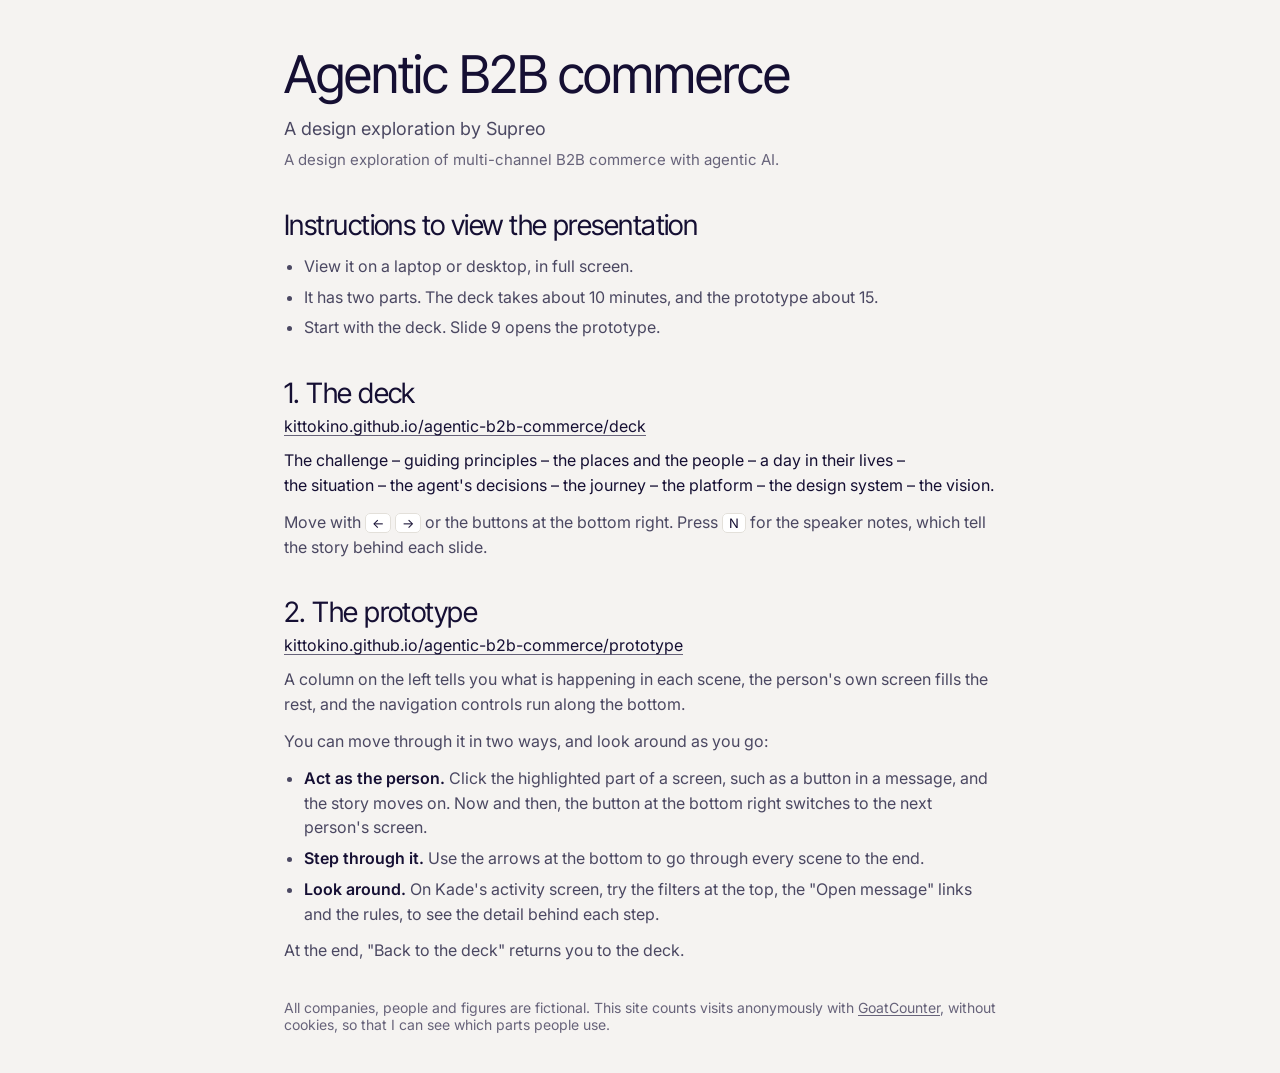
<file: index.html>
<!doctype html>
<html lang="en">
<head>
  <meta charset="utf-8">
  <meta name="viewport" content="width=device-width, initial-scale=1">
  <title>Agentic B2B Commerce – Instructions</title>
  <meta name="description" content="A design exploration of B2B commerce with agentic AI: a slide deck and a working prototype.">
  <link rel="preconnect" href="https://fonts.googleapis.com">
  <link rel="preconnect" href="https://fonts.gstatic.com" crossorigin>
  <link href="https://fonts.googleapis.com/css2?family=Instrument+Serif:ital@1&family=Inter+Tight:wght@400;500&family=Inter:wght@400;500;600;700&display=swap" rel="stylesheet">
  <link rel="stylesheet" href="shared/tokens.css?v=3">
  <link rel="stylesheet" href="shared/components.css?v=6">
  <style>
    * { box-sizing: border-box; }
    body { margin: 0; background: var(--bg); color: var(--ink); font-family: var(--font); -webkit-font-smoothing: antialiased; }
    main { max-width: 760px; margin: 0 auto; padding: 48px 24px 40px; }
    h1 { font-family: var(--font-display); font-weight: 400; font-size: 52px; line-height: 1.05; letter-spacing: -.02em; margin: 0; }
    .by { margin: 12px 0 0; font-size: 18px; color: var(--ink-2); }
    .about { margin: 6px 0 0; font-size: 15px; color: var(--ink-3); }
    section { margin-top: 36px; }
    h2 { font-family: var(--font-display); font-weight: 400; font-size: 28px; letter-spacing: -.02em; margin: 0; }
    .url { display: inline-block; margin-top: 6px; font-size: 16px; color: var(--ink); text-decoration: underline; text-underline-offset: 3px; text-decoration-color: var(--ink-3); word-break: break-word; }
    .url:hover { text-decoration-color: var(--ink); }
    .url:focus-visible { outline: 2px solid var(--ink); outline-offset: 3px; border-radius: 2px; }
    p { font-size: 16px; line-height: 1.55; color: var(--ink-2); margin: 12px 0 0; }
    .reel { color: var(--ink); }
    /* Each stop stays on one line; lines break only between stops. */
    .reel span { white-space: nowrap; }
    ul { margin: 12px 0 0; padding-left: 20px; font-size: 16px; line-height: 1.55; color: var(--ink-2); }
    li + li { margin-top: 6px; }
    li b { color: var(--ink); font-weight: 600; }
    kbd { font-family: var(--font); font-size: 13px; padding: 1px 6px; border: 1px solid var(--line); border-radius: 5px; background: var(--surface); color: var(--ink); }
    /* No single word left alone on a paragraph's last line, where the browser supports it. */
    p, li { text-wrap: pretty; }
    footer a { color: inherit; text-underline-offset: 2px; }
    footer { margin-top: 36px; font-size: 14px; color: var(--ink-3); }
    @media (max-width: 560px) { main { padding-top: 40px; } h1 { font-size: 40px; } }
  </style>
</head>
<body>
<main>
  <h1>Agentic B2B commerce</h1>
  <p class="by">A design exploration by Supreo</p>
  <p class="about">A design exploration of multi-channel B2B commerce with agentic AI.</p>

  <section>
    <h2>Instructions to view the presentation</h2>
    <ul>
      <li>View it on a laptop or desktop, in full screen.</li>
      <li>It has two parts. The deck takes about 10 minutes, and the prototype about 15.</li>
      <li>Start with the deck. Slide 9 opens the prototype.</li>
    </ul>
  </section>

  <section>
    <h2>1. The deck</h2>
    <!-- Named tabs: the prototype's "Back to the deck" switches to the deck's tab. -->
    <a class="url" href="deck/" target="kade-deck">kittokino.github.io/agentic-b2b-commerce/deck</a>
    <p class="reel"><span>The challenge&nbsp;–</span> <span>guiding principles&nbsp;–</span> <span>the places and the people&nbsp;–</span> <span>a day in their lives&nbsp;–</span> <span>the situation&nbsp;–</span> <span>the agent's decisions&nbsp;–</span> <span>the journey&nbsp;–</span> <span>the platform&nbsp;–</span> <span>the design system&nbsp;–</span> <span>the vision.</span></p>
    <p class="keys">Move with <kbd>←</kbd> <kbd>→</kbd> or the buttons at the bottom right. Press <kbd>N</kbd> for the speaker notes, which tell the story behind each slide.</p>
  </section>

  <section>
    <h2>2. The prototype</h2>
    <a class="url" href="prototype/" target="kade-prototype">kittokino.github.io/agentic-b2b-commerce/prototype</a>
    <p>A column on the left tells you what is happening in each scene, the person's own screen fills the rest, and the navigation controls run along the bottom.</p>
    <p>You can move through it in two ways, and look around as you go:</p>
    <ul>
      <li><b>Act as the person.</b> Click the highlighted part of a screen, such as a button in a message, and the story moves on. Now and then, the button at the bottom right switches to the next person's screen.</li>
      <li><b>Step through it.</b> Use the arrows at the bottom to go through every scene to the end.</li>
      <li><b>Look around.</b> On Kade's activity screen, try the filters at the top, the "Open message" links and the rules, to see the detail behind each step.</li>
    </ul>
    <p>At the end, "Back to the deck" returns you to the deck.</p>
  </section>

  <footer>All companies, people and figures are fictional. This site counts visits anonymously with <a href="https://www.goatcounter.com" target="_blank" rel="noopener">GoatCounter</a>, without cookies, so that I can see which parts people use.</footer>
</main>
<script src="count.js?v=2"></script>
</body>
</html>
</file>
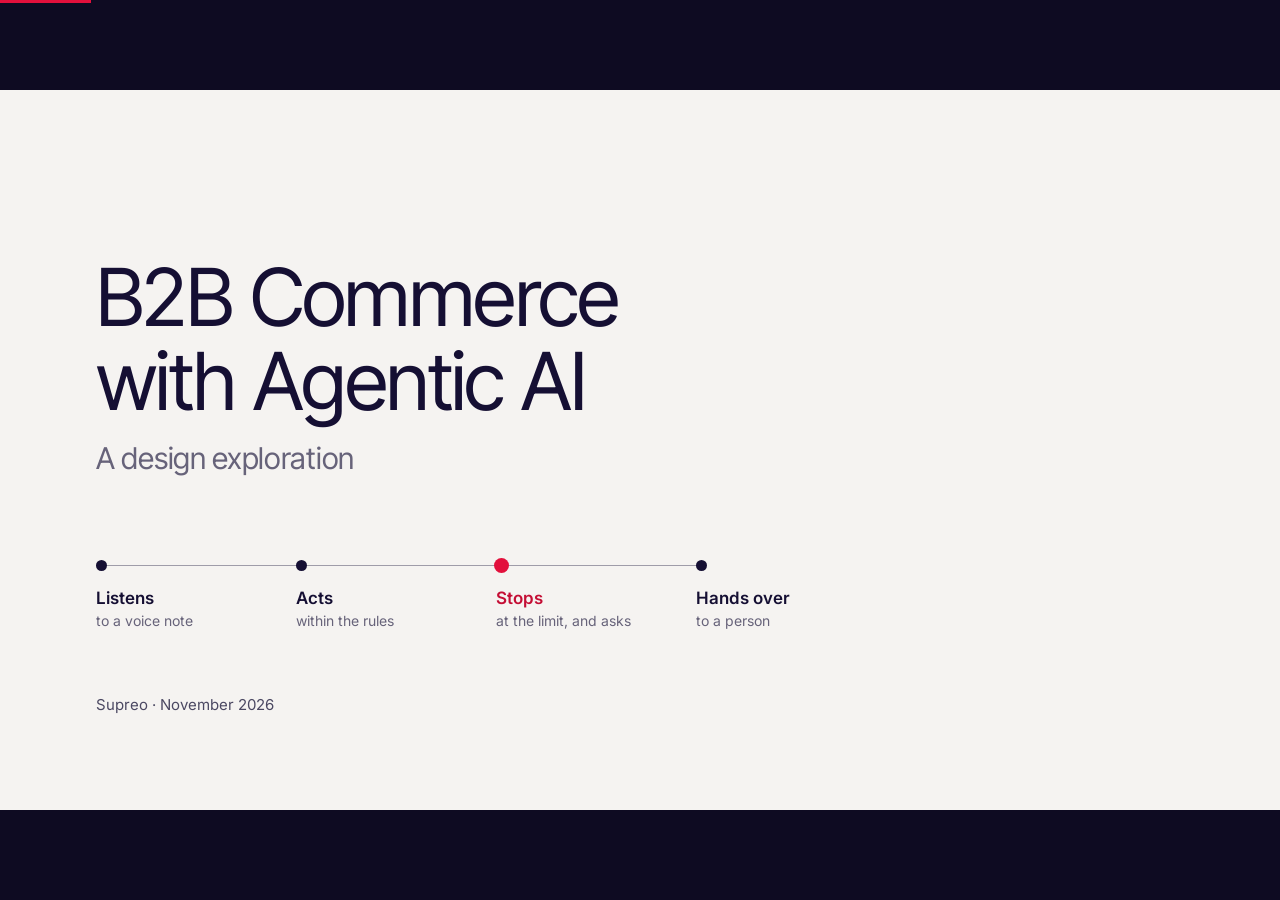
<file: deck/index.html>
<!doctype html>
<html lang="en">
<head>
  <meta charset="utf-8">
  <meta name="viewport" content="width=device-width, initial-scale=1">
  <title>Agentic B2B Commerce</title>
  <meta name="description" content="B2B Commerce with Agentic AI: a design exploration.">
  <link rel="preconnect" href="https://fonts.googleapis.com">
  <link rel="preconnect" href="https://fonts.gstatic.com" crossorigin>
  <link href="https://fonts.googleapis.com/css2?family=Instrument+Serif:ital@1&family=Inter+Tight:wght@400;500&family=Inter:wght@400;500;600;700&display=swap" rel="stylesheet">
  <link rel="stylesheet" href="../shared/tokens.css?v=3">
  <link rel="stylesheet" href="../shared/components.css?v=6">
  <link rel="stylesheet" href="deck.css?v=20261113a">
</head>
<body>

<!-- Icon sprite: 24×24 stroke icons. -->
<svg width="0" height="0" style="position:absolute" aria-hidden="true">
  <symbol id="i-agent" viewBox="0 0 24 24"><path d="M11 4l1.9 5.6 5.6 1.9-5.6 1.9L11 19l-1.9-5.6-5.6-1.9 5.6-1.9z"/><path d="M19 3v4M17 5h4"/></symbol>
  <symbol id="i-mic" viewBox="0 0 24 24"><rect x="9" y="3" width="6" height="11" rx="3"/><path d="M5 11a7 7 0 0 0 14 0M12 18v3"/></symbol>
  <symbol id="i-chat" viewBox="0 0 24 24"><path d="M4 5h16v11H9l-5 4z"/></symbol>
  <symbol id="i-teams" viewBox="0 0 24 24"><rect x="3" y="6" width="12" height="12" rx="2"/><path d="M7 10h4M9 10v5"/><path d="M17 9h3a1 1 0 0 1 1 1v4a3 3 0 0 1-3 3h-1"/><circle cx="18.5" cy="5.5" r="1.8"/></symbol>
  <symbol id="i-screen" viewBox="0 0 24 24"><rect x="3" y="4" width="18" height="12" rx="1.5"/><path d="M8 20h8M12 16v4"/></symbol>
  <symbol id="i-mail" viewBox="0 0 24 24"><rect x="3" y="5" width="18" height="14" rx="2"/><path d="M3 7l9 6 9-6"/></symbol>
  <symbol id="i-phone" viewBox="0 0 24 24"><path d="M5 4h4l2 5-2.5 1.5a11 11 0 0 0 5 5L15 13l5 2v4a2 2 0 0 1-2 2A16 16 0 0 1 3 6a2 2 0 0 1 2-2z"/></symbol>
  <symbol id="i-person" viewBox="0 0 24 24"><circle cx="12" cy="8" r="4"/><path d="M4 21a8 8 0 0 1 16 0"/></symbol>
  <symbol id="i-desk" viewBox="0 0 24 24"><path d="M4 15v-3a8 8 0 0 1 16 0v3"/><rect x="3" y="14" width="4" height="6" rx="1.5"/><rect x="17" y="14" width="4" height="6" rx="1.5"/></symbol>
  <symbol id="i-edi" viewBox="0 0 24 24"><path d="M4 7h16M4 12h16M4 17h10"/><path d="M17 15l3 2-3 2"/></symbol>
  <symbol id="i-check" viewBox="0 0 24 24"><path d="M4.5 12.5l5 5L19.5 7"/></symbol>
  <symbol id="i-clock" viewBox="0 0 24 24"><circle cx="12" cy="12" r="8.5"/><path d="M12 7.5V12l3 2"/></symbol>
  <symbol id="i-swap" viewBox="0 0 24 24"><path d="M4 9h14l-3.5-3.5M20 15H6l3.5 3.5"/></symbol>
  <symbol id="i-hand" viewBox="0 0 24 24"><path d="M8 13V6.5a1.5 1.5 0 0 1 3 0V12M11 11V5a1.5 1.5 0 0 1 3 0v6M14 11V6.5a1.5 1.5 0 0 1 3 0V14a6 6 0 0 1-6 6h-.5A5.5 5.5 0 0 1 6 17.4L4.2 14a1.5 1.5 0 0 1 2.5-1.6L8 14"/></symbol>
</svg>

<div class="progress"></div>

<div class="viewport">
<main class="deck">

  <!-- 1 · Title -->
  <section class="slide s-title">
    <div class="title-text">
      <h1>B2B Commerce<br>with Agentic AI</h1>
      <p class="sub">A design exploration</p>
    </div>
    <ol class="beats">
      <li><b>Listens</b><span>to a voice note</span></li>
      <li><b>Acts</b><span>within the rules</span></li>
      <li class="pivot"><b>Stops</b><span>at the limit, and asks</span></li>
      <li><b>Hands over</b><span>to a person</span></li>
    </ol>
    <p class="byline">Supreo · November 2026</p>
    <aside class="notes">
      <p>This deck looks at how an AI agent could take care of B2B orders in the channels people already use, while the decisions stay with the people who own them.</p>
      <p>It follows one order, from a chef's voice note to a confirmed delivery, and shows where the agent acts on its own, where it stops to ask, and where it hands over to a person.</p>
      <p>All companies, people and figures are fictional.</p>
    </aside>
  </section>

  <!-- 2 · Problem -->
  <section class="slide s-problem">
    <p class="eyebrow">The problem</p>
    <div class="big-stat">25 – 30%</div>
    <p class="big-stat-label">of B2B transactions are digital.<br>The rest still runs through people and messages.</p>
    <p class="source">Source: a B2B commerce case brief</p>
    <p class="hmw">How might we let buyers order in the channels they already use, with an agent that acts on their behalf, <em>and knows when to stop?</em></p>
    <aside class="notes">
      <p>Most B2B orders still arrive as messages, calls and emails, in people's own words. An agent can turn these into orders and keep all related conversations attached to the order.</p>
      <p>In B2B, the person placing an order is often not the person who controls the budget. In a restaurant chain, for example, a head chef orders and a central buyer approves spending above the restaurant's limits. The agent therefore needs to know when it can act on its own, and when it should ask someone else.</p>
    </aside>
  </section>

  <!-- 3 · Principles -->
  <section class="slide s-principles">
    <p class="eyebrow">The problem and the principles</p>
    <h2>The problem I chose, and four principles for solving it</h2>
    <p class="lead">How do restaurants order their supplies from a wholesaler? My desk research into this, together with my own experience, led me to these four principles.</p>
    <ol class="principles">
      <li>
        <h3>The order lives in one record.</h3>
        <p>This comes from my work with Salesforce. I have worked on workflows that bring an AI agent into a process, where messages from different channels are tied back to one order until it is fulfilled.</p>
      </li>
      <li>
        <h3>The agent works within rules that people set, and people improve the rules.</h3>
        <p>This comes from following how AI agents are built today. Agents can be granted access, assigned limits and improved through regular testing, and every action they take can be recorded and undone.</p>
      </li>
      <li>
        <h3>People only see what needs a decision.</h3>
        <p>This comes from experience of how people work. Everyone's time is limited, so a person should only be asked when a decision is theirs to make.</p>
      </li>
      <li>
        <h3>Every decision goes to the person who owns it, and affects only the item it is about.</h3>
        <p>This comes from experience of how teams work. People hold roles that come with responsibility and accountability, so each decision has to move along the chain to the person who is accountable for it.</p>
      </li>
    </ol>
    <aside class="notes">
      <p>I narrowed B2B ordering down to one problem, so that the design could be concrete. These four principles guide everything that follows, and each of them appears in the story.</p>
      <p>I have seen the first principle work in my own projects. The third and fourth are true of any team, so research would not test whether they are true. It would test how they apply here, for example who decides what, and above which amount.</p>
    </aside>
  </section>

  <!-- 4 · Actors -->
  <section class="slide s-actors">
    <p class="eyebrow">The places &amp; the people</p>
    <div class="places">
    <div class="place">
      <img class="scene" src="../assets/places/olive-tree.jpg?v=2" alt="The Olive Tree restaurant, line drawing">
      <h3>The Olive Tree <span class="runs">Restaurant chain</span></h3>
      <div class="cast">
        <figure><div class="face"><img src="../assets/personas/priya.png" alt=""></div><figcaption>Priya<span>Buyer</span></figcaption></figure>
        <figure><div class="face"><img src="../assets/personas/nigel.png" alt=""></div><figcaption>Nigel<span>Head chef</span></figcaption></figure>
      </div>
    </div>
    <div class="place">
      <img class="scene" src="../assets/places/kade.jpg?v=2" alt="Kade Foodservice warehouse, line drawing">
      <h3>Kade Foodservice <span class="runs">Wholesaler · Runs on a platform</span></h3>
      <div class="cast">
        <figure><div class="face"><img src="../assets/personas/tom.png" alt=""></div><figcaption>Tom<span>Service rep</span></figcaption></figure>
        <figure><div class="face"><img src="../assets/personas/maheep.png" alt=""></div><figcaption>Maheep<span>Admin</span></figcaption></figure>
        <figure><div class="face agent"><svg class="ico"><use href="#i-agent"/></svg></div><figcaption>The agent<span>AI</span></figcaption></figure>
      </div>
    </div>
    </div>
    <aside class="notes">
      <p><b>The Olive Tree</b> is a restaurant chain with three outlets. Priya is the central buyer for all of them. She wants to avoid running out of stock, keep waste low and stay within budget. Nigel is the head chef at the Harbour Front outlet. He orders within Priya's rules, mostly by WhatsApp after service.</p>
      <p><b>Kade Foodservice</b> is a food and beverage wholesaler that runs on a B2B commerce platform. Its agent takes orders from every channel, within the rules set by Maheep, the admin. Tom, a service rep, takes over when the agent can't solve something on its own.</p>
    </aside>
  </section>

  <!-- 5 · A typical day at work -->
  <section class="slide s-day">
    <p class="eyebrow">A typical day at work</p>
    <div class="days">
      <div class="day">
        <div class="who"><div class="face"><img src="../assets/personas/priya.png" alt=""></div><div><h3>Priya</h3><span>Buyer · head office · laptop and phone</span></div></div>
        <ol>
          <li><span class="time">08:00</span><p>At her desk. The Olive Tree’s AI assistant sums up the night. She checks each update, then approves, adjusts or rejects it.</p><span class="chan"><span class="assistant" title="Priya's own assistant"><svg class="ico"><use href="#i-agent"/></svg></span>Assistant in Teams</span></li>
          <li><span class="time">10:00</span><p>Calls with the outlet managers about stock and events.</p><span class="chan"><svg class="ico"><use href="#i-phone"/></svg>Calls · Teams</span></li>
          <li><span class="time">13:00</span><p>Supplier emails: quotes, invoices, changed deliveries.</p><span class="chan"><svg class="ico"><use href="#i-mail"/></svg>Email</span></li>
          <li><span class="time">15:00</span><p>Checks spend against each outlet's budget.</p><span class="chan"><svg class="ico"><use href="#i-screen"/></svg>Laptop</span></li>
          <li><span class="time">Evening</span><p>Off. Only urgent things reach her phone.</p><span class="chan"><svg class="ico"><use href="#i-teams"/></svg>Teams on phone</span></li>
        </ol>
      </div>
      <div class="day">
        <div class="who"><div class="face"><img src="../assets/personas/nigel.png" alt=""></div><div><h3>Nigel</h3><span>Head chef · Harbour Front · phone</span></div></div>
        <ol>
          <li><span class="time">10:00</span><p>Deliveries arrive. Checks what came in, and what didn't.</p><span class="chan muted-chan">In the kitchen</span></li>
          <li><span class="time">11:00</span><p>Prep. Hands busy, phone in the locker.</p><span class="chan muted-chan">No phone</span></li>
          <li><span class="time">15:00</span><p>Break. Quick replies to messages.</p><span class="chan"><svg class="ico"><use href="#i-chat"/></svg>WhatsApp</span></li>
          <li><span class="time">17:30</span><p>Service. No phone, no screens.</p><span class="chan muted-chan">No phone</span></li>
          <li><span class="time">22:30</span><p>Clean-down, then orders for tomorrow and the weekend.</p><span class="chan"><svg class="ico"><use href="#i-mic"/></svg>WhatsApp voice note</span></li>
        </ol>
      </div>
    </div>
    <p class="caveat"><b>Note:</b> A day in the life is the first step of how I research a new problem. Here it is still based on assumptions.</p>
    <aside class="notes">
      <p>Priya works at a desk and spends most of her day in Teams, so that is where the agent reaches her. She also has her own AI assistant, which summarises updates from her suppliers.</p>
      <p>Nigel orders after service, when he is tired and only has his phone. So the agent accepts a WhatsApp voice note and reads the order back to him before doing anything with it.</p>
      <p>Behind the scenes, Kade's agent, running on the commerce platform, is connected to WhatsApp, Teams, email and Kade's ERP. That way it can reach each person in their own channel and check every order against the contract, prices and stock. These are assumptions to support this story; the real setup still needs to be researched.</p>
    </aside>
  </section>

  <!-- 6 · The opportunity -->
  <section class="slide s-opportunity">
    <div class="text">
      <p class="eyebrow">The scenario · Wednesday, 22:47</p>
      <h2 class="voice">“We've got a big order coming up.”</h2>
      <div class="who"><div class="face sm"><img src="../assets/personas/nigel.png" alt=""></div><span><b>Nigel</b> · WhatsApp voice note to Kade</span></div>
      <blockquote>“Private dinner Saturday, 120 covers. Eighteen kilos of salmon, the usual cheese board, and 24 bottles of Sauvignon Blanc.”</blockquote>
      <p class="caveat">A usual Saturday at Harbour Front: about 70 covers. This one: 120, in one sitting.</p>
    </div>
    <img class="scene" src="../assets/places/olive-tree-full.jpg?v=1" alt="The Olive Tree restaurant, line drawing">
    <aside class="notes">
      <p>The private dinner on Saturday is almost twice the size of a usual Saturday at Harbour Front, so it is important that everything arrives as ordered.</p>
      <p>The booking came in that afternoon. Nigel orders after service, as he usually does, with one voice note for three items.</p>
    </aside>
  </section>

  <!-- 7 · Three outcomes -->
  <section class="slide s-outcomes">
    <p class="eyebrow">What the agent does</p>
    <h2 class="with-agent"><span class="face agent"><svg class="ico"><use href="#i-agent"/></svg></span>One voice note, three outcomes</h2>
    <p class="lead">Following principle 2, the agent acts on its own within the rules that people set. When something falls outside those rules, it stops and lets a person take over.</p>
    <div class="outcomes">
      <div class="outcome">
        <div class="item">Cheese board<small>within budget</small></div>
        <p class="what">The agent confirms it on its own.</p>
        <div class="beat"><i class="dot"></i>Acts</div>
      </div>
      <div class="outcome">
        <div class="item">Salmon, 18 kg<small>over the fish budget</small></div>
        <p class="what">The agent stops and asks Priya. It doesn't change the order.</p>
        <div class="beat stop"><i class="dot"></i>Stops<div class="face xs"><img src="../assets/personas/priya.png" alt="Priya"></div></div>
      </div>
      <div class="outcome">
        <div class="item">Sauvignon Blanc<small>low on stock</small></div>
        <p class="what">The agent suggests a Pinot Grigio. Nigel declines, so Tom takes over.</p>
        <div class="beat"><i class="dot"></i>Hands over<div class="face xs"><img src="../assets/personas/tom.png" alt="Tom"></div></div>
      </div>
    </div>
    <p class="motto">Each decision goes to the person who owns it.</p>
    <aside class="notes">
      <p><b>The agent works for Kade</b>, within the rules set by Maheep. It always stays within each buyer's contract, meaning the agreed products and prices.</p>
      <p>It turns orders from any channel into order lines, checks them against the contract and the buyer's budgets, reads them back, and keeps all related conversations attached to the order.</p>
      <p>It aims for fewer orders typed in by hand, quicker confirmations, and each decision taken by the person responsible for it.</p>
      <p>It never goes outside the contract, goes over a budget, swaps an item without asking, changes an order without saying so, or presents itself as a person. When it stops, it explains why. When it can't go further, it hands over to a person with all the context.</p>
    </aside>
  </section>

  <!-- 8 · Journey -->
  <section class="slide s-journey">
    <p class="eyebrow">The journey</p>
    <h2>From a voice note to a confirmed order</h2>
    <ol class="track">
      <li>
        <span class="time">Wed 22:47</span><i class="dot"></i>
        <div class="face xs"><img src="../assets/personas/nigel.png" alt=""></div>
        <h3>Voice note</h3>
        <p class="thought">“Saturday has to go perfectly.”</p>
        <span class="chan"><svg class="ico"><use href="#i-mic"/></svg>WhatsApp</span>
      </li>
      <li class="stop">
        <span class="time">22:48</span><i class="dot"></i>
        <div class="face xs agent"><svg class="ico"><use href="#i-agent"/></svg></div>
        <h3>Read-back</h3>
        <p class="agent-rule">Confirms what it may. Asks about what it may not.</p>
        <span class="chan"><svg class="ico"><use href="#i-chat"/></svg>WhatsApp</span>
      </li>
      <li>
        <span class="time">22:48</span><i class="dot"></i>
        <div class="face xs"><img src="../assets/personas/priya.png" alt=""></div>
        <h3>One card for Priya</h3>
        <p class="thought">“Only show me what needs me.”</p>
        <span class="chan"><svg class="ico"><use href="#i-teams"/></svg>Teams</span>
      </li>
      <li>
        <span class="time">22:51</span><i class="dot"></i>
        <div class="face xs"><img src="../assets/personas/nigel.png" alt=""></div>
        <h3>Swap declined</h3>
        <p class="thought">“It has to be Sauvignon Blanc for the pairing.”</p>
        <span class="chan"><svg class="ico"><use href="#i-chat"/></svg>WhatsApp</span>
      </li>
      <li>
        <span class="time">Thu 07:45</span><i class="dot"></i>
        <div class="pair"><div class="face xs"><img src="../assets/personas/priya.png" alt=""></div><span class="assistant" title="Priya's own assistant"><svg class="ico"><use href="#i-agent"/></svg></span></div>
        <h3>Priya adjusts</h3>
        <p class="thought">“Old Town can spare ten. Source the rest.”</p>
        <span class="chan"><svg class="ico"><use href="#i-teams"/></svg>Teams</span>
      </li>
      <li>
        <span class="time">08:05</span><i class="dot"></i>
        <div class="face xs"><img src="../assets/personas/tom.png" alt=""></div>
        <h3>Tom chooses</h3>
        <p class="thought">“Two options are ready, and Northgate has all 14.”</p>
        <span class="chan"><svg class="ico"><use href="#i-desk"/></svg>Service desk</span>
      </li>
      <li>
        <span class="time">08:30</span><i class="dot"></i>
        <div class="face xs"><img src="../assets/personas/priya.png" alt=""></div>
        <h3>Price approved</h3>
        <p class="thought">“Saturday is covered.”</p>
        <span class="chan"><svg class="ico"><use href="#i-teams"/></svg>Teams</span>
      </li>
    </ol>
    <p class="caveat"><b>Note:</b> In real life, the conversations about an order often go back and forth, for example when someone declines an alternative or changes their mind. The order itself still moves forward along one path, and the agent keeps every conversation attached to it.</p>
    <aside class="notes">
      <p>This is one order over two days and three channels. The red dot shows where the agent stops.</p>
      <p>On Thursday morning, before Tom starts work, Priya finds 10 bottles of Sauvignon Blanc at Old Town, so Tom only has to find 14. He chooses Northgate Wines from two suppliers the agent found. Its price is outside the contract, so Priya approves it, not Nigel.</p>
    </aside>
  </section>

  <!-- 9 · Live prototype -->
  <section class="slide s-live">
    <p class="eyebrow">Live prototype</p>
    <h2>The same order, in the prototype</h2>
    <p class="lead">The prototype follows Nigel's order step by step, from his voice note on Wednesday night to the confirmed order on Thursday morning. After the order, Tom flags a poor suggestion, and Maheep improves the rule that the agent followed.</p>
    <a class="open-proto" href="https://kittokino.github.io/agentic-b2b-commerce/prototype/" target="kade-prototype">
      <span class="face agent"><svg class="ico"><use href="#i-agent"/></svg></span>
      <span><b>Open the prototype</b><small>kittokino.github.io/agentic-b2b-commerce/prototype</small></span>
      <span class="arrow" aria-hidden="true">↗</span>
    </a>
    <p class="caveat"><b>Note:</b> The prototype opens in a new tab. At its end, "Back to the deck" brings you back to this slide. The rest of the deck covers how the same platform can be set up for other industries, the design system behind every channel, how I would test my assumptions, and where this is heading.</p>
    <aside class="notes">
      <p>Now I will switch to the prototype, which opens in a new tab. I will walk through the main story first, and then show what happens after the order. Then I will come back to the deck.</p>
    </aside>
  </section>

  <!-- 10 · Configuring the platform -->
  <section class="slide s-config">
    <p class="eyebrow">Configuring the platform</p>
    <h2 class="with-face"><span class="face"><img src="../assets/personas/maheep.png" alt="Maheep"></span>One platform, set up with different rules</h2>
    <p class="lead">Every industry needs the same kinds of rules. Only the settings change. Maheep owns each rule, tests every change before publishing it, and can go back to an earlier version.</p>
    <table class="compare">
      <thead><tr><th></th><th>Kade Foodservice</th><th>A medical supplier</th></tr></thead>
      <tbody>
        <tr><th>Substitutes</th><td>The agent suggests up to three alternatives, and the person who ordered decides.</td><td>The agent never suggests a substitute for a medicine. A pharmacist decides.</td></tr>
        <tr><th>Approvals</th><td>The buyer approves anything over an outlet's budget.</td><td>Prescription-only medicines need a licence on file.</td></tr>
        <tr><th>Pricing</th><td>Staples have contract prices, and fresh items like fish change with the market. A one-time price goes to the buyer.</td><td>Prices are fixed for the length of each hospital's agreement, and in many countries the law caps medicine prices.</td></tr>
        <tr><th>Records</th><td>Each decision records the rule and the version it followed.</td><td>Each item also records its lot number, so a recall can be traced.</td></tr>
        <tr><th>Delivery</th><td>Orders go on Kade's usual delivery routes.</td><td>Items that must stay cold go only on refrigerated routes.</td></tr>
      </tbody>
    </table>
    <p class="caveat"><b>Note:</b> Today, setting this up often needs developers. I would work with engineering and product to make it simple for any admin.</p>
    <aside class="notes">
      <p>Maheep, Kade's admin, sets the rules the agent follows. A medical supplier would use the same kinds of rules with stricter settings, because medicines carry more risk.</p>
      <p>I would shape these rules together with engineering and product, because making them easy to set up, test and undo is not something a designer solves alone.</p>
    </aside>
  </section>

  <!-- 11 · The design system -->
  <section class="slide s-system">
    <p class="eyebrow">Design system</p>
    <h2>One order, drawn in every channel</h2>
    <p class="lead">I started from the principles of Microsoft's Fluent design system, because Teams is one of the channels and buyers work in Microsoft 365. On top of that sits one small set of colours, type and components, which the deck and the prototype share.</p>
    <div class="channels">
      <figure>
        <div class="ch wa">
          <p>The <b>18 kg of salmon</b> takes Harbour Front €180 over its fish budget, so I have <b>asked Priya to approve it</b>. You don't need to do anything for the salmon.</p>
        </div>
        <figcaption><svg class="ico"><use href="#i-chat"/></svg>WhatsApp, to Nigel</figcaption>
      </figure>
      <figure>
        <div class="ch teams">
          <div class="ch-line is-stop">
            <div><b>Salmon fillet, 18 kg</b><span>Takes Harbour Front €180 over its fish budget</span></div>
            <span class="status wait">Awaiting approval</span>
          </div>
          <div class="ch-actions"><span class="b">Approve</span><span class="b ghost">Decline</span></div>
        </div>
        <figcaption><svg class="ico"><use href="#i-teams"/></svg>Teams, to Priya</figcaption>
      </figure>
      <figure>
        <div class="ch platform is-stop">
          <span class="t">22:48</span>
          <span class="face xs agent"><svg class="ico"><use href="#i-agent"/></svg></span>
          <div><b>Stopped the salmon and asked Priya to approve it</b><span class="status wait">Waiting on Priya</span><span class="rule">Category budget per outlet, version 3</span></div>
        </div>
        <figcaption><svg class="ico"><use href="#i-screen"/></svg>Kade's activity in the commerce platform</figcaption>
      </figure>
    </div>
    <p class="caveat"><b>Note:</b> The whole system is written down in DESIGN.md, so an AI tool can show the same order in a new channel, such as email.</p>
    <aside class="notes">
      <p>The salmon is the same item in all three places, with the same status words and the same red for the agent's stop. Only the form changes: a message, a card and an activity entry. The status label adapts to who is looking, so Priya reads "Awaiting approval" while everyone else reads "Waiting on Priya".</p>
    </aside>
  </section>

  <!-- 12 · Assumptions & research -->
  <section class="slide s-learn">
    <p class="eyebrow">Assumptions &amp; research</p>
    <h2>Many assumptions, only one way to find out</h2>
    <p class="lead">That way is research. I would start with the people who order and approve, then test with a person playing the agent, and measure once it is live.</p>
    <div class="learn">
      <div>
        <h3>My assumptions</h3>
        <ol class="assumptions compact">
          <li class="hot"><b>Buyers let the agent confirm orders within their rules</b></li>
          <li class="hot"><b>Chefs order by voice note and WhatsApp</b></li>
          <li class="hot"><b>Chefs accept a suggested swap for taste items</b></li>
          <li><b>Spend is controlled by category budgets per outlet</b></li>
          <li><b>Buyers want quiet updates for things they don't decide</b></li>
          <li><b>Buyers are happy to approve in their preferred channel</b></li>
        </ol>
      </div>
      <div class="stack">
      <div class="phase">
        <h3>How I would find out</h3>
        <p>I would follow how each person spends their day, look at the tools they use and why they have not learnt more of them, spend time where they work, and talk to them about their needs and their hardest challenges.</p>
      </div>
      <div class="phase">
        <h3>Then test, and measure</h3>
        <p>First, a person would play the agent on WhatsApp, so we learn whether people accept it. After launch, I would measure how much the agent handles on its own, how often people overrule it, and whether they trust it.</p>
      </div>
      </div>
    </div>
    <p class="caveat"><b>Note:</b> Test the assumptions in filled circles first, because they cost the most if they are wrong.</p>
    <aside class="notes">
      <p>The first three assumptions would hurt the design most if they turn out wrong, so I would test them first. I would start with the steps I use for any new problem, then let a person play the agent, and measure once it is live.</p>
      <p>If asked for numbers: a day in the life with six people (two chefs, two buyers, two service reps), four days where they work, six to eight interviews, then two weeks of Wizard of Oz across three outlets, and a four-week diary study after launch.</p>
    </aside>
  </section>

  <!-- 13 · Where this is heading (the closing slide) -->
  <section class="slide s-vision">
    <img class="scene" src="../assets/places/vision-plating.jpg?v=2" alt="Two chefs plate salmon together, the head chef showing the assistant chef where the garnish goes, while a phone lies face down on the counter, line drawing">
    <div class="text">
      <p class="eyebrow">Vision</p>
      <h2>Trust earns the next step.</h2>
      <p class="lead">Commerce is going headless. Agents will order from agents, and people will do their part from wherever they work, connected to their own data, without having to learn yet another tool.</p>
      <p class="ahead">Agents will <strong>anticipate</strong>. They will read the weather, market movements and the news, and act for the business they work for before anyone asks. Makers, wholesalers and logistics will be <strong>connected</strong> end to end, so food stays <strong>fresh</strong>, prices stay <strong>steady</strong>, and far less goes to <strong>waste</strong>.</p>
      <p class="keep">And people get their time back, for the craft and for each other.</p>
    </div>
    <aside class="notes">
      <p>I believe commerce is going headless, something I came to believe in at Salesforce. Agents do the work, and people do not need a particular screen to follow it. Trust sets the pace. Each step forward is earned, every action stays recorded, and people can undo it.</p>
      <p>Three things stand in the way. People fear becoming obsolete. Systems must be connected safely, while each business keeps control of its data. And it all costs money, energy and people's effort. I believe the fear will pass. When AI takes the routine work, people rediscover the joy of working together and learning the craft from one another.</p>
    </aside>
  </section>

  <!-- 14 · Thank you -->
  <section class="slide s-thanks">
    <h1>Thank you<span class="stop-dot" aria-hidden="true"></span></h1>
    <aside class="notes">
      <p>Throughout the deck, red marks the moment the agent stops and hands over to people. This is where I stop, and our conversation begins. During the questions, I will go back to the vision slide.</p>
    </aside>
  </section>

</main>
</div>

<div class="notes-panel" aria-live="polite"></div>
<nav class="controls" aria-label="Slide controls">
  <button type="button" data-nav="prev" aria-label="Previous slide">←</button>
  <span class="counter" aria-live="polite"></span>
  <button type="button" data-nav="next" aria-label="Next slide">→</button>
  <button type="button" data-nav="notes">Notes (N)</button>
</nav>

<script src="../count.js?v=2"></script>
<script src="deck.js?v=20261102-count"></script>
</body>
</html>
</file>
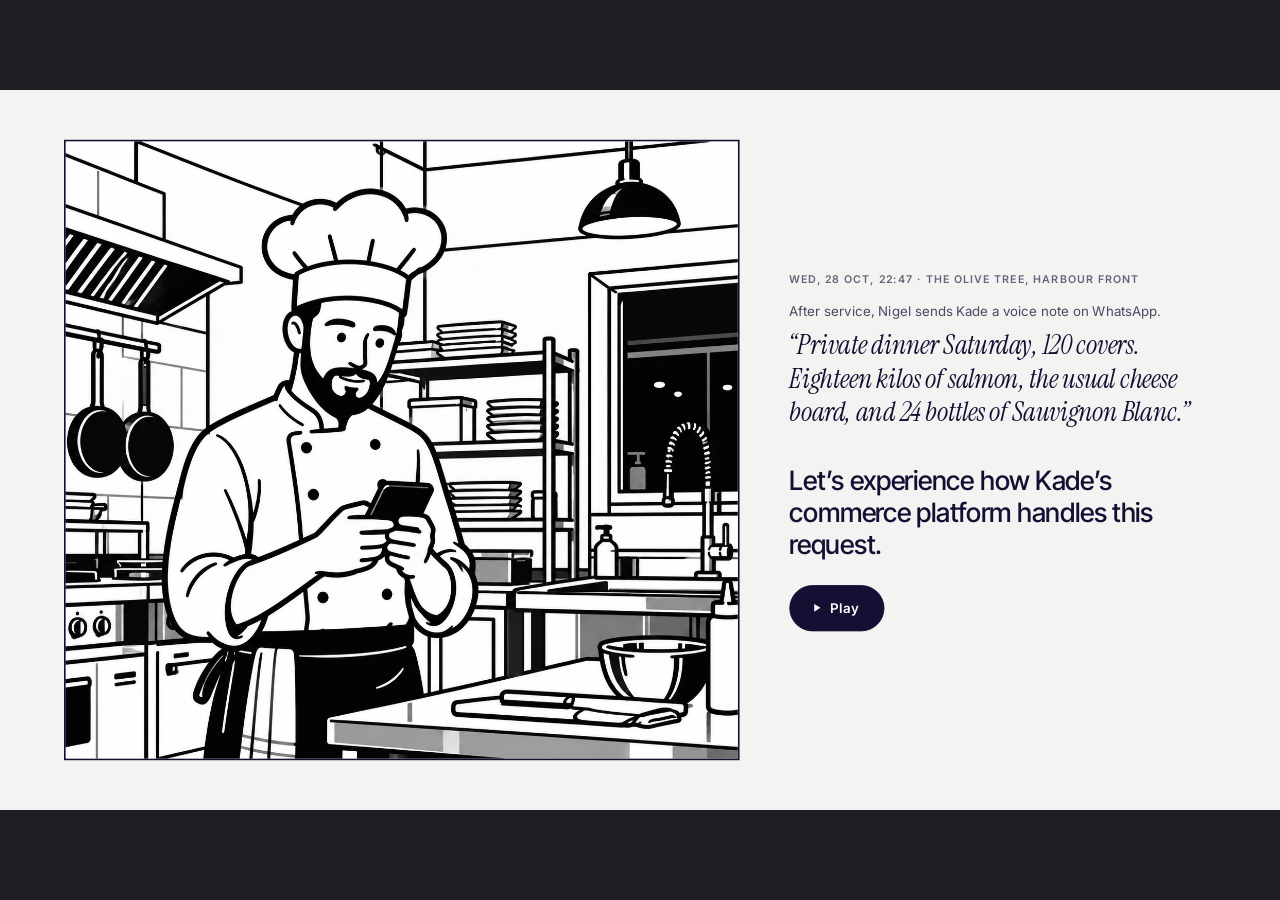
<file: prototype/index.html>
<!doctype html>
<html lang="en">
<head>
  <meta charset="utf-8">
  <meta name="viewport" content="width=device-width, initial-scale=1">
  <title>One Order, Every Channel</title>
  <meta name="description" content="Prototype: one order from a chef's voice note to a confirmed delivery, seen from Kade's order screen in its commerce platform.">
  <link rel="preconnect" href="https://fonts.googleapis.com">
  <link rel="preconnect" href="https://fonts.gstatic.com" crossorigin>
  <link href="https://fonts.googleapis.com/css2?family=Instrument+Serif:ital@1&family=Inter+Tight:wght@400;500&family=Inter:wght@400;500;600;700&display=swap" rel="stylesheet">
  <link rel="stylesheet" href="../shared/tokens.css?v=3">
  <link rel="stylesheet" href="../shared/components.css?v=6">
  <link rel="stylesheet" href="prototype.css?v=90">
</head>
<body>

<svg width="0" height="0" style="position:absolute" aria-hidden="true">
  <symbol id="i-agent" viewBox="0 0 24 24"><path d="M11 4l1.9 5.6 5.6 1.9-5.6 1.9L11 19l-1.9-5.6-5.6-1.9 5.6-1.9z"/><path d="M19 3v4M17 5h4"/></symbol>
  <symbol id="i-check" viewBox="0 0 24 24"><path d="M4.5 12.5l5 5L19.5 7"/></symbol>
  <symbol id="i-mic" viewBox="0 0 24 24"><rect x="9" y="3" width="6" height="11" rx="3"/><path d="M5 11a7 7 0 0 0 14 0M12 18v3"/></symbol>
  <symbol id="i-play" viewBox="0 0 24 24"><path d="M8 5l11 7-11 7z"/></symbol>
  <symbol id="i-chat" viewBox="0 0 24 24"><path d="M4 5h16v11H9l-5 4z"/></symbol>
  <symbol id="i-rule" viewBox="0 0 24 24"><path d="M5 4h10l4 4v12H5z"/><path d="M9 12h6M9 16h4"/></symbol>
  <symbol id="i-db" viewBox="0 0 24 24"><ellipse cx="12" cy="6" rx="7" ry="3"/><path d="M5 6v12c0 1.7 3.1 3 7 3s7-1.3 7-3V6M5 12c0 1.7 3.1 3 7 3s7-1.3 7-3"/></symbol>
  <symbol id="i-search" viewBox="0 0 24 24"><circle cx="11" cy="11" r="6.5"/><path d="M16 16l4.5 4.5"/></symbol>
  <symbol id="i-phone" viewBox="0 0 24 24"><path d="M5 4h4l2 5-2.5 1.5a11 11 0 0 0 5 5L15 13l5 2v4a2 2 0 0 1-2 2A16 16 0 0 1 3 6a2 2 0 0 1 2-2z"/></symbol>
  <symbol id="i-lock" viewBox="0 0 24 24"><rect x="5" y="11" width="14" height="9" rx="2"/><path d="M8 11V8a4 4 0 0 1 8 0v3"/></symbol>
  <symbol id="i-back" viewBox="0 0 24 24"><path d="M15 5l-7 7 7 7"/></symbol>
  <symbol id="i-close" viewBox="0 0 24 24"><path d="M6 6l12 12M18 6L6 18"/></symbol>
  <symbol id="i-down" viewBox="0 0 24 24"><path d="M6 9l6 6 6-6"/></symbol>
  <symbol id="i-kebab" viewBox="0 0 24 24"><circle cx="12" cy="5" r="1.6" fill="currentColor"/><circle cx="12" cy="12" r="1.6" fill="currentColor"/><circle cx="12" cy="19" r="1.6" fill="currentColor"/></symbol>
  <symbol id="i-point" viewBox="0 0 24 24"><path d="M11 8.5H4.25a1.5 1.5 0 0 0 0 3H11"/><path d="M11 11.5h-1.5a1.5 1.5 0 0 0 0 3H11"/><path d="M11 14.5h-1a1.5 1.5 0 0 0 0 3h1"/><path d="M11 17.5h3.5c2.8 0 5-2 5-4.8V10.5c0-2.2-1.6-3.6-3.6-3.6H13l-1.2-1.6"/><path d="M11 8.5V7.3a1.5 1.5 0 0 1 .8-2"/></symbol>
  <symbol id="i-open" viewBox="0 0 24 24"><path d="M9 6h9v9M18 6L6 18"/></symbol>
    <!-- Teams' own icons: Fluent UI System Icons, © Microsoft, MIT licence. -->
  <symbol id="i-fl-alert" viewBox="0 0 24 24"><path d="M12.0001 1.99609C16.05 1.99609 19.3568 5.19084 19.4959 9.24515L19.5001 9.49609V13.5931L20.8801 16.7491C20.9492 16.907 20.9848 17.0775 20.9848 17.2499C20.9848 17.9402 20.4252 18.4999 19.7348 18.4999L15.0001 18.5014C15.0001 20.1582 13.657 21.5014 12.0001 21.5014C10.4024 21.5014 9.09645 20.2524 9.0052 18.6776L8.99966 18.4991L4.27498 18.4999C4.10364 18.4999 3.93413 18.4646 3.77697 18.3964C3.14377 18.1213 2.85342 17.3851 3.12846 16.7519L4.50011 13.594V9.49599C4.50071 5.3412 7.8522 1.99609 12.0001 1.99609ZM13.4997 18.4991L10.5001 18.5014C10.5001 19.3298 11.1717 20.0014 12.0001 20.0014C12.7798 20.0014 13.4206 19.4065 13.4932 18.6458L13.4997 18.4991ZM12.0001 3.49609C8.67995 3.49609 6.00059 6.17035 6.00011 9.49609V13.9057L4.65613 16.9999H19.3526L18.0001 13.9067L18.0002 9.50895L17.9965 9.28375C17.8854 6.05027 15.2417 3.49609 12.0001 3.49609Z" fill="currentColor"/></symbol>
  <symbol id="i-fl-chat" viewBox="0 0 24 24"><path d="M12 2C17.5228 2 22 6.47715 22 12C22 17.5228 17.5228 22 12 22C10.3817 22 8.81782 21.6146 7.41286 20.888L3.58704 21.9553C2.92212 22.141 2.23258 21.7525 2.04691 21.0876C1.98546 20.8676 1.98549 20.6349 2.04695 20.4151L3.11461 16.5922C2.38637 15.186 2 13.6203 2 12C2 6.47715 6.47715 2 12 2ZM12 3.5C7.30558 3.5 3.5 7.30558 3.5 12C3.5 13.4696 3.87277 14.8834 4.57303 16.1375L4.72368 16.4072L3.61096 20.3914L7.59755 19.2792L7.86709 19.4295C9.12006 20.1281 10.5322 20.5 12 20.5C16.6944 20.5 20.5 16.6944 20.5 12C20.5 7.30558 16.6944 3.5 12 3.5ZM8.75 13H13.2483C13.6625 13 13.9983 13.3358 13.9983 13.75C13.9983 14.1297 13.7161 14.4435 13.35 14.4932L13.2483 14.5H8.75C8.33579 14.5 8 14.1642 8 13.75C8 13.3703 8.28215 13.0565 8.64823 13.0068L8.75 13H13.2483H8.75ZM8.75 9.5H15.2545C15.6687 9.5 16.0045 9.83579 16.0045 10.25C16.0045 10.6297 15.7223 10.9435 15.3563 10.9932L15.2545 11H8.75C8.33579 11 8 10.6642 8 10.25C8 9.8703 8.28215 9.55651 8.64823 9.50685L8.75 9.5H15.2545H8.75Z" fill="currentColor"/></symbol>
  <symbol id="i-fl-team" viewBox="0 0 24 24"><path d="M14.754 10C15.7205 10 16.504 10.7835 16.504 11.75V16.499C16.504 18.9848 14.4888 21 12.003 21C9.51712 21 7.50193 18.9848 7.50193 16.499V11.75C7.50193 10.7835 8.28543 10 9.25193 10H14.754ZM14.754 11.5H9.25193C9.11386 11.5 9.00193 11.6119 9.00193 11.75V16.499C9.00193 18.1564 10.3455 19.5 12.003 19.5C13.6604 19.5 15.004 18.1564 15.004 16.499V11.75C15.004 11.6119 14.8921 11.5 14.754 11.5ZM3.75 10L7.13128 9.99906C6.78791 10.4145 6.56424 10.9325 6.51312 11.5002L3.75 11.5C3.61193 11.5 3.5 11.6119 3.5 11.75V14.9988C3.5 16.3802 4.61984 17.5 6.00124 17.5C6.20123 17.5 6.39574 17.4765 6.58216 17.4322C6.66687 17.9361 6.82156 18.4167 7.03487 18.864C6.70577 18.953 6.35899 19 6.00124 19C3.79142 19 2 17.2086 2 14.9988V11.75C2 10.7835 2.7835 10 3.75 10ZM16.8747 9.99906L20.25 10C21.2165 10 22 10.7835 22 11.75V15C22 17.2091 20.2091 19 18 19C17.6436 19 17.298 18.9534 16.9691 18.8659C17.184 18.4177 17.3388 17.9371 17.425 17.4331C17.6092 17.477 17.8019 17.5 18 17.5C19.3807 17.5 20.5 16.3807 20.5 15V11.75C20.5 11.6119 20.3881 11.5 20.25 11.5L17.4928 11.5002C17.4417 10.9325 17.218 10.4145 16.8747 9.99906ZM12 3C13.6569 3 15 4.34315 15 6C15 7.65685 13.6569 9 12 9C10.3431 9 9 7.65685 9 6C9 4.34315 10.3431 3 12 3ZM18.5 4C19.8807 4 21 5.11929 21 6.5C21 7.88071 19.8807 9 18.5 9C17.1193 9 16 7.88071 16 6.5C16 5.11929 17.1193 4 18.5 4ZM5.5 4C6.88071 4 8 5.11929 8 6.5C8 7.88071 6.88071 9 5.5 9C4.11929 9 3 7.88071 3 6.5C3 5.11929 4.11929 4 5.5 4ZM12 4.5C11.1716 4.5 10.5 5.17157 10.5 6C10.5 6.82843 11.1716 7.5 12 7.5C12.8284 7.5 13.5 6.82843 13.5 6C13.5 5.17157 12.8284 4.5 12 4.5ZM18.5 5.5C17.9477 5.5 17.5 5.94772 17.5 6.5C17.5 7.05228 17.9477 7.5 18.5 7.5C19.0523 7.5 19.5 7.05228 19.5 6.5C19.5 5.94772 19.0523 5.5 18.5 5.5ZM5.5 5.5C4.94772 5.5 4.5 5.94772 4.5 6.5C4.5 7.05228 4.94772 7.5 5.5 7.5C6.05228 7.5 6.5 7.05228 6.5 6.5C6.5 5.94772 6.05228 5.5 5.5 5.5Z" fill="currentColor"/></symbol>
  <symbol id="i-fl-calendar" viewBox="0 0 24 24"><path d="M17.75 3C19.5449 3 21 4.45507 21 6.25V17.75C21 19.5449 19.5449 21 17.75 21H6.25C4.45507 21 3 19.5449 3 17.75V6.25C3 4.45507 4.45507 3 6.25 3H17.75ZM19.5 8.5H4.5V17.75C4.5 18.7165 5.2835 19.5 6.25 19.5H17.75C18.7165 19.5 19.5 18.7165 19.5 17.75V8.5ZM7.75 14.5C8.44036 14.5 9 15.0596 9 15.75C9 16.4404 8.44036 17 7.75 17C7.05964 17 6.5 16.4404 6.5 15.75C6.5 15.0596 7.05964 14.5 7.75 14.5ZM12 14.5C12.6904 14.5 13.25 15.0596 13.25 15.75C13.25 16.4404 12.6904 17 12 17C11.3096 17 10.75 16.4404 10.75 15.75C10.75 15.0596 11.3096 14.5 12 14.5ZM7.75 10.5C8.44036 10.5 9 11.0596 9 11.75C9 12.4404 8.44036 13 7.75 13C7.05964 13 6.5 12.4404 6.5 11.75C6.5 11.0596 7.05964 10.5 7.75 10.5ZM12 10.5C12.6904 10.5 13.25 11.0596 13.25 11.75C13.25 12.4404 12.6904 13 12 13C11.3096 13 10.75 12.4404 10.75 11.75C10.75 11.0596 11.3096 10.5 12 10.5ZM16.25 10.5C16.9404 10.5 17.5 11.0596 17.5 11.75C17.5 12.4404 16.9404 13 16.25 13C15.5596 13 15 12.4404 15 11.75C15 11.0596 15.5596 10.5 16.25 10.5ZM17.75 4.5H6.25C5.2835 4.5 4.5 5.2835 4.5 6.25V7H19.5V6.25C19.5 5.2835 18.7165 4.5 17.75 4.5Z" fill="currentColor"/></symbol>
  <symbol id="i-fl-call" viewBox="0 0 24 24"><path d="M7.05694 2.41844L8.22394 2.06668C9.54645 1.66804 10.9594 2.31227 11.5258 3.5721L12.4275 5.57782C12.9102 6.65165 12.6558 7.91366 11.7948 8.71661L10.3005 10.1101C10.2568 10.1508 10.2291 10.2058 10.2225 10.2652C10.1781 10.6623 10.4474 11.4357 11.0676 12.51C11.5187 13.2913 11.9269 13.8391 12.2744 14.1473C12.5165 14.362 12.6498 14.4084 12.7065 14.3915L14.7169 13.7769C15.8425 13.4328 17.0623 13.8431 17.751 14.7976L19.0317 16.5726C19.8378 17.6898 19.6928 19.2311 18.6926 20.1784L17.8062 21.0178C16.8498 21.9236 15.4882 22.2611 14.2195 21.907C11.4654 21.1383 8.99608 18.8141 6.78421 14.9831C4.56926 11.1467 3.79207 7.84222 4.50852 5.07043C4.83639 3.80195 5.80252 2.79656 7.05694 2.41844ZM7.48984 3.85461C6.73719 4.08148 6.15751 4.68472 5.96079 5.44581C5.35814 7.77732 6.047 10.7062 8.08325 14.2331C10.1168 17.7552 12.3057 19.8155 14.6227 20.4622C15.384 20.6747 16.2009 20.4722 16.7748 19.9287L17.6611 19.0893C18.1158 18.6587 18.1817 17.9581 17.8153 17.4503L16.5346 15.6753C16.2215 15.2415 15.667 15.0549 15.1554 15.2114L13.1401 15.8275C11.9704 16.1762 10.9087 15.2347 9.7686 13.26C9.00029 11.9293 8.6422 10.9006 8.73177 10.0987C8.77817 9.68322 8.97174 9.29812 9.27746 9.01303L10.7718 7.61958C11.1632 7.2546 11.2788 6.68096 11.0594 6.19286L10.1577 4.18714C9.90026 3.61449 9.25798 3.32165 8.65684 3.50285L7.48984 3.85461Z" fill="currentColor"/></symbol>
  <symbol id="i-fl-document" viewBox="0 0 24 24"><path d="M6 2C4.89543 2 4 2.89543 4 4V20C4 21.1046 4.89543 22 6 22H18C19.1046 22 20 21.1046 20 20V9.82777C20 9.29733 19.7893 8.78863 19.4142 8.41355L13.5864 2.58579C13.2114 2.21071 12.7027 2 12.1722 2H6ZM5.5 4C5.5 3.72386 5.72386 3.5 6 3.5H12V8C12 9.10457 12.8954 10 14 10H18.5V20C18.5 20.2761 18.2761 20.5 18 20.5H6C5.72386 20.5 5.5 20.2761 5.5 20V4ZM17.3793 8.5H14C13.7239 8.5 13.5 8.27614 13.5 8V4.62066L17.3793 8.5Z" fill="currentColor"/></symbol>
  <symbol id="i-fl-apps" viewBox="0 0 24 24"><path d="M18.4923 2.33088L21.671 5.50966C22.5497 6.38834 22.5497 7.81296 21.671 8.69164L19.0866 11.2756C20.1696 11.438 21 12.3723 21 13.5006V18.7506C21 19.9932 19.9926 21.0006 18.75 21.0006H5.25C4.00736 21.0006 3 19.9932 3 18.7506V5.25055C3 4.00791 4.00736 3.00055 5.25 3.00055H10.5C11.6289 3.00055 12.5637 3.83201 12.7253 4.91596L15.3103 2.33088C16.189 1.45221 17.6136 1.45221 18.4923 2.33088ZM4.5 18.7506C4.5 19.1648 4.83579 19.5006 5.25 19.5006L11.249 19.4999L11.25 12.7506L4.5 12.7499V18.7506ZM12.749 19.4999L18.75 19.5006C19.1642 19.5006 19.5 19.1648 19.5 18.7506V13.5006C19.5 13.0863 19.1642 12.7506 18.75 12.7506L12.749 12.7499V19.4999ZM10.5 4.50055H5.25C4.83579 4.50055 4.5 4.83634 4.5 5.25055V11.2499H11.25V5.25055C11.25 4.83634 10.9142 4.50055 10.5 4.50055ZM12.75 9.30988V11.2506L14.69 11.2499L12.75 9.30988ZM16.3709 3.39154L13.1922 6.57032C12.8993 6.86321 12.8993 7.33808 13.1922 7.63098L16.3709 10.8097C16.6638 11.1026 17.1387 11.1026 17.4316 10.8097L20.6104 7.63098C20.9033 7.33808 20.9033 6.86321 20.6104 6.57032L17.4316 3.39154C17.1387 3.09865 16.6638 3.09865 16.3709 3.39154Z" fill="currentColor"/></symbol>
  <symbol id="i-person" viewBox="0 0 24 24"><circle cx="12" cy="8.5" r="3.5"/><path d="M5 19.5a7 7 0 0 1 14 0"/></symbol>
  <symbol id="i-flag" viewBox="0 0 24 24"><path d="M6 21V4"/><path d="M6 4h11l-2.5 4.5L17 13H6"/></symbol>
  <symbol id="i-left" viewBox="0 0 24 24"><path d="M15 5l-7 7 7 7"/></symbol>
  <symbol id="i-right" viewBox="0 0 24 24"><path d="M9 5l7 7-7 7"/></symbol>
</svg>

<main class="stage">
  <!-- Opening: Nigel sends the voice note after close-down. -->
  <section class="intro" id="intro">
    <img class="opening" src="../assets/places/nigel-closedown.jpg?v=1" alt="Nigel, the head chef, checking his phone in the empty kitchen after service.">
    <div class="intro-text">
      <span class="kicker">Wed, 28 Oct, 22:47 · The Olive Tree, Harbour Front</span>
      <p class="when">After service, Nigel sends Kade a voice note on WhatsApp.</p>
      <blockquote>“Private dinner Saturday, 120 covers. Eighteen kilos of salmon, the usual cheese board, and 24 bottles of Sauvignon Blanc.”</blockquote>
      <h2>Let’s experience how Kade’s commerce platform handles this request.</h2>
      <button class="btn play" data-intro="start"><svg class="ico"><use href="#i-play"/></svg>Play</button>
    </div>
  </section>

  <!-- Left: when, whose screen this is, what led here, and what happens now. -->
  <aside class="rail">
    <div class="rail-body" id="rail-body"></div>
  </aside>

  <!-- Right: one actor's screen at a time; a new actor swipes in. -->
  <section class="screen" id="screen"></section>

  <!-- After Play: a short moment that says whose tool opens next. -->
  <div class="opening-screen" id="opening" hidden>
    <p><span class="spinner" aria-hidden="true"></span>Opening Kade’s ordering tool…</p>
  </div>

  <!-- What an activity link opens. -->
  <div class="modal-layer" id="modal" hidden></div>

  <!-- A short note for a button the story does not use at this point. -->
  <div class="toast" id="toast" role="status" aria-live="polite"></div>

  <!-- Controls, across the bottom. -->
  <footer class="footbar">
    <button data-nav="restart" class="btn ghost sm">Start again</button>
    <div class="nav">
      <button data-nav="prev" aria-label="Previous"><svg class="ico"><use href="#i-left"/></svg></button>
      <span class="counter"></span>
      <button data-nav="next" aria-label="Next"><svg class="ico"><use href="#i-right"/></svg></button>
    </div>
    <button class="cue" id="cue" hidden></button>
  </footer>
</main>

<script src="../count.js?v=2"></script>
<script src="order.js?v=49"></script>
<script src="render.js?v=74"></script>
<script src="app.js?v=52"></script>
</body>
</html>
</file>
<file: shared/tokens.css>
/* Design tokens shared by the deck and the prototype: one source for colour and type. */
:root {
  --bg: #f5f3f1;
  --surface: #ffffff;
  --ink: #150f33;
  --ink-2: #4b4862;
  --ink-3: #67637a;  /* 4.7:1 or better on every background we use */
  --line: #e3e0da;
  --red: #e2103c;
  --red-soft: #fce4e9;
  --red-text: #c40e35;  /* red words: 5:1 or better on every background we use; --red stays for shapes */

  /* Status: the only colours besides red and navy. */
  --done: #2f7a49;
  --done-soft: #e3f1e6;
  --wait: #e2103c;
  --wait-soft: #fce4e9;
  --suggest: #9a6200;
  --suggest-soft: #fbefd8;
  --person: #150f33;
  --person-soft: #e9e8f0;

  --radius: 14px;
  --font-display: "Inter Tight", "Inter", system-ui, sans-serif;
  --font: "Inter", system-ui, -apple-system, "Segoe UI", sans-serif;
  --font-voice: "Instrument Serif", Georgia, serif;
}
</file>
<file: shared/components.css>
/* Components shared by the deck and the prototype. They read only the tokens. */

.ico { width: 1em; height: 1em; fill: none; stroke: currentColor; stroke-width: 1.6; stroke-linecap: round; stroke-linejoin: round; flex: none; }


/* Status: a small mark and plain text, no filled pill. Colour is kept for the agent's stop.
   ✓ done · ● waiting on someone · ● in red: the agent stopped · faint: received, not yet checked */
.status { display: inline-flex; align-items: center; gap: 7px; font-size: 14px; font-weight: 600; line-height: 1.3; color: var(--ink); white-space: nowrap; }
.status::before { content: ""; flex: none; width: 7px; height: 7px; border-radius: 50%; background: currentColor; }
.status .ico { font-size: 15px; stroke-width: 2.2; }
.status.done::before { display: none; }
.status.wait { color: var(--red-text); }
.status.plain { color: var(--ink-3); font-weight: 500; }

/* Faces */
.face { width: 56px; height: 56px; border-radius: 50%; background: var(--surface); border: 1px solid var(--line); overflow: hidden; flex: none; display: grid; place-items: center; }
.face img { width: 100%; height: 100%; object-fit: cover; }
/* The agent: navy warming into red from the top right (our two colours), no ring.
   Drawn slightly smaller so it balances against the white human faces. */
.face.agent {
  border: 0; color: #fff; font-size: 26px; transform: scale(.92);
  background:
    radial-gradient(90% 90% at 88% 10%, rgba(226, 16, 60, .95) 0%, rgba(226, 16, 60, .45) 38%, rgba(226, 16, 60, 0) 70%),
    radial-gradient(70% 70% at 12% 95%, rgba(92, 82, 150, .55) 0%, rgba(92, 82, 150, 0) 70%),
    var(--ink);
}
.face.sm { width: 36px; height: 36px; }
.face.sm.agent { font-size: 17px; }
.face.xs { width: 28px; height: 28px; }
.face.xs.agent { font-size: 14px; }

/* Priya's own assistant: outlined sparkle, no red ring (not the supplier's agent). */
.assistant { display: inline-grid; place-items: center; width: 20px; height: 20px; border-radius: 50%; border: 1.5px solid var(--ink); color: var(--ink); font-size: 11px; flex: none; }
</file>
<file: deck/deck.css>
* { box-sizing: border-box; }
html, body { margin: 0; height: 100%; background: #0e0b22; }
body { font-family: var(--font); color: var(--ink); overflow: hidden; -webkit-font-smoothing: antialiased; }

/* Stage: a fixed 1280×720 deck, scaled to the window by deck.js. */
.viewport { position: fixed; inset: 0; overflow: hidden; }
.deck { width: 1280px; height: 720px; position: absolute; left: 50%; top: 50%; transform-origin: center center; }
.slide { position: absolute; inset: 0; display: none; flex-direction: column; background: var(--bg); padding: 64px 96px 80px; overflow: hidden; }
.slide.active { display: flex; }
.slide > .notes { display: none; }
.slide-footer { position: absolute; left: 96px; right: 96px; bottom: 30px; display: flex; justify-content: space-between; font-size: 12px; color: var(--ink-3); letter-spacing: .02em; }

/* Type */
.eyebrow { font-size: 13px; font-weight: 500; letter-spacing: .08em; text-transform: uppercase; color: var(--ink-3); margin: 0 0 18px; }
h1, h2, h3 { font-family: var(--font-display); font-weight: 400; color: var(--ink); margin: 0; letter-spacing: -.02em; }
h1 { font-size: 76px; line-height: 1.04; }
h2 { font-size: 44px; line-height: 1.12; margin-bottom: 40px; max-width: 900px; }
h3 { font-size: 22px; line-height: 1.25; font-weight: 500; letter-spacing: -.01em; }
.red { color: var(--red-text); }
p { margin: 0; }
.body { font-size: 18px; line-height: 1.55; color: var(--ink-2); }
.small { font-size: 14px; line-height: 1.5; color: var(--ink-2); }
.muted { color: var(--ink-3); }
/* The line under a title: one style on every slide. Its title sets margin-bottom: 16px. */
.lead { max-width: 860px; font-size: 18px; line-height: 1.5; color: var(--ink-2); margin-bottom: 36px; }


/* Pills */
.pill { display: inline-flex; align-items: center; gap: 6px; height: 30px; padding: 0 14px; border-radius: 999px; font-size: 13px; font-weight: 500; border: 1px solid var(--line); background: var(--surface); color: var(--ink); white-space: nowrap; }
.pill .ico { font-size: 15px; }
.pill.solid { background: var(--red); border-color: var(--red); color: #fff; }
.pill.outline-red { border-color: var(--red); color: var(--red-text); background: transparent; }

.card { background: var(--surface); border-radius: var(--radius); border: 1px solid var(--line); }



/* ---------- 1 · Title ---------- */
.s-title { justify-content: center; }
.s-title h1 { font-size: 80px; }
.s-title .sub { font-family: var(--font-display); font-size: 30px; color: var(--ink-3); margin-top: 18px; letter-spacing: -.01em; }
.s-title .slide-footer span:first-child { visibility: hidden; }
.byline { position: absolute; left: 96px; bottom: 96px; font-size: 15px; color: var(--ink-2); }
.byline span { color: var(--ink-3); }
/* Beats: what the agent does, with "Stops" as the pivot (the only red). */
.beats { position: relative; width: 800px; list-style: none; padding: 0; margin: 84px 0 0; display: grid; grid-template-columns: repeat(4, 200px); }
.beats::before { content: ""; position: absolute; left: 5px; right: 195px; top: 5px; height: 1px; background: var(--ink-3); opacity: .6; }
.beats li { position: relative; display: flex; flex-direction: column; gap: 4px; padding-top: 28px; }
.beats li::before { content: ""; position: absolute; left: 0; top: 0; width: 11px; height: 11px; border-radius: 50%; background: var(--ink); }
.beats b { font-size: 17px; font-weight: 600; color: var(--ink); }
.beats span { font-size: 14px; color: var(--ink-3); }
.beats .pivot::before { background: var(--red); width: 15px; height: 15px; top: -2px; left: -2px; }
.beats .pivot b { color: var(--red-text); }

/* ---------- 2 · Problem ---------- */
.big-stat { font-family: var(--font-display); font-size: 110px; line-height: .95; letter-spacing: -.02em; color: var(--ink); }
.big-stat-label { font-family: var(--font-display); font-size: 28px; line-height: 1.3; margin-top: 20px; letter-spacing: -.01em; color: var(--ink); }
.source { margin-top: 14px; font-size: 12px; color: var(--ink-3); }
/* Serif italic is the deck's "voice": questions and quotes. Sans is for facts. */
.hmw { margin-top: auto; max-width: 980px; font-family: var(--font-voice); font-style: italic; font-size: 46px; line-height: 1.2; color: var(--ink); }
.hmw em { font-style: italic; color: var(--red); white-space: nowrap; }

/* ---------- 3 · Principles ---------- */
.s-principles h3 { font-family: var(--font-display); font-weight: 400; letter-spacing: -.02em; }
.s-principles li > p:not(.label) { line-height: 1.5; color: var(--ink-2); }
.s-principles .label { margin: 18px 0 6px; font-size: 12px; font-weight: 600; letter-spacing: .06em; text-transform: uppercase; color: var(--ink-3); }
.s-principles h2 { margin-bottom: 16px; max-width: none; }
.principles { list-style: none; margin: 0; padding: 0; counter-reset: p; display: grid; grid-template-columns: repeat(4, 1fr); column-gap: 40px; row-gap: 0; }
/* Subgrid: the labels line up across all four columns. */
.principles li { counter-increment: p; grid-row: span 3; display: grid; grid-template-rows: subgrid; align-content: start; }
.principles li::before { content: counter(p); width: 26px; height: 26px; margin-bottom: 14px; border-radius: 50%; border: 1.5px solid var(--ink); font-size: 12px; font-weight: 700; display: grid; place-items: center; }
.s-principles h3 { font-size: 22px; line-height: 1.25; }
.s-principles li > p:not(.label) { font-size: 14px; }
/* A short rule separates each principle from where it comes from. */
.s-principles li > p:not(.label)::before { content: ""; display: block; width: 32px; height: 1px; background: var(--ink-3); margin: 18px 0 14px; }

/* ---------- 3 · Actors ---------- */
.s-actors .places { flex: 1; display: flex; align-items: center; gap: 48px; }
.s-actors .place { flex: 1; display: flex; flex-direction: column; }
/* Line drawings: multiply lets the white paper take the slide's off-white. */
.s-actors .scene { width: 100%; aspect-ratio: 2.4; object-fit: cover; mix-blend-mode: multiply; border: 2px solid var(--ink); }
.s-actors h3 { font-family: var(--font-display); font-size: 34px; font-weight: 400; letter-spacing: -.02em; margin-top: 32px; }
.s-actors h3 .runs { font-family: var(--font); font-size: 14px; letter-spacing: 0; color: var(--ink-3); margin-left: 10px; }
.s-actors .cast { display: flex; gap: 36px; margin-top: 28px; }
.s-actors figure { margin: 0; display: flex; flex-direction: column; align-items: center; gap: 10px; }
.s-actors .face { width: 72px; height: 72px; }
.s-actors .face.agent { font-size: 32px; }
.s-actors figcaption { display: flex; flex-direction: column; align-items: center; gap: 2px; font-size: 15px; font-weight: 500; color: var(--ink); }
.s-actors figcaption span { font-size: 13px; font-weight: 400; color: var(--ink-3); }

/* ---------- 4 · A day in their lives ---------- */
.s-day .days { display: grid; grid-template-columns: 1fr 1fr; gap: 72px; margin-top: 8px; }
.s-day .who { display: flex; align-items: center; gap: 16px; margin-bottom: 22px; }
.s-day .who .face { width: 64px; height: 64px; }
.s-day .who h3 { font-family: var(--font-display); font-size: 30px; font-weight: 400; letter-spacing: -.02em; }
.s-day .who span { font-size: 14px; color: var(--ink-3); }
.s-day ol { position: relative; list-style: none; margin: 0; padding: 0 0 0 26px; display: flex; flex-direction: column; gap: 13px; }
/* Each moment draws the line down to the next dot, so it ends at the last one. */
.s-day li:not(:last-child)::after { content: ""; position: absolute; left: -21px; top: 12px; height: calc(100% + 13px); width: 1px; background: var(--ink-3); opacity: .6; }
.s-day li { position: relative; display: grid; grid-template-columns: 80px 1fr 152px; gap: 16px; align-items: baseline; }
.s-day li::before { content: ""; position: absolute; z-index: 1; left: -26px; top: 6px; width: 11px; height: 11px; border-radius: 50%; background: var(--ink); }
.s-day .time { font-size: 12px; font-weight: 600; letter-spacing: .04em; text-transform: uppercase; color: var(--ink-3); }
.s-day li p { font-size: 15.5px; line-height: 1.45; color: var(--ink); }
.s-day .chan { justify-self: start; }
.s-day .muted-chan { color: var(--ink-3); font-style: italic; }
.s-day .caveat { margin-top: auto; font-size: 14px; color: var(--ink-3); }
.s-day .caveat b { color: var(--ink-2); font-weight: 600; }

/* ---------- 5 · The opportunity ---------- */
.s-opportunity { flex-direction: row; align-items: center; gap: 64px; }
.s-opportunity .text { flex: 1; }
.s-opportunity .eyebrow { position: absolute; left: 96px; top: 64px; }
.s-opportunity h2.voice { font-family: var(--font-voice); font-style: italic; font-size: 60px; line-height: 1.1; letter-spacing: -.01em; margin-bottom: 48px; }
.s-opportunity .who { display: flex; align-items: center; gap: 12px; font-size: 14px; color: var(--ink-3); }
.s-opportunity .who b { color: var(--ink); font-weight: 600; }
.s-opportunity blockquote { margin: 16px 0 0; max-width: 560px; font-size: 20px; line-height: 1.5; color: var(--ink-2); }
.s-opportunity .caveat { margin-top: 28px; font-size: 14px; color: var(--ink-3); }
.s-opportunity .scene { width: 440px; height: 520px; object-fit: cover; object-position: 38% 50%; border: 2px solid var(--ink); mix-blend-mode: multiply; flex: none; }

/* ---------- 6 · Three outcomes ---------- */
.s-outcomes h2 { margin-bottom: 16px; }
/* The agent's symbol marks this as the agent's slide. */
.s-outcomes h2.with-agent { display: flex; align-items: center; gap: 18px; }
.s-outcomes h2.with-agent .face { width: 52px; height: 52px; font-size: 24px; }
.outcomes { display: flex; flex-direction: column; gap: 34px; }
.outcome { display: grid; grid-template-columns: 230px 400px 200px; column-gap: 64px; align-items: start; }
.outcome .item { font-family: var(--font-display); font-size: 28px; letter-spacing: -.01em; line-height: 1.15; }
.outcome .item small { display: block; font-family: var(--font); font-size: 14px; color: var(--ink-3); letter-spacing: 0; margin-top: 4px; }
.outcome .what { font-size: 17px; line-height: 1.5; color: var(--ink-2); padding-top: 6px; }
/* Same verbs and dots as the title slide; red only for the stop. */
.beat { display: flex; align-items: center; gap: 10px; font-size: 16px; font-weight: 600; color: var(--ink); padding-top: 8px; }
.beat .dot { width: 11px; height: 11px; border-radius: 50%; background: var(--ink); flex: none; }
.beat.stop { color: var(--red-text); }
.beat.stop .dot { background: var(--red); }
.beat .face { margin-left: 4px; }
.motto { margin-top: auto; font-family: var(--font-voice); font-style: italic; font-size: 34px; line-height: 1.25; color: var(--ink); }

/* ---------- 7 · Journey ---------- */
/* time → dot → face → title → thought → channel; faces line up as one row. */
.track { position: relative; list-style: none; padding: 0; margin: 6px 0 0; display: grid; grid-template-columns: repeat(7, 1fr); gap: 18px; }
.track::before { content: ""; position: absolute; left: 5px; right: calc((100% - 6 * 18px) / 7 - 5px); top: 35px; height: 1px; background: var(--ink-3); opacity: .6; }
.track li { display: flex; flex-direction: column; align-items: flex-start; gap: 10px; }
.track .time { font-size: 12px; font-weight: 600; color: var(--ink-3); letter-spacing: .04em; text-transform: uppercase; height: 18px; }
.track .dot { position: relative; z-index: 1; width: 11px; height: 11px; border-radius: 50%; background: var(--ink); margin: 2px 0 10px; }
.track .stop .dot { background: var(--red); width: 15px; height: 15px; margin: 0 0 8px -2px; }
.track .face { width: 40px; height: 40px; }
.track .face.agent { font-size: 18px; }
.track h3 { font-size: 17px; font-weight: 600; margin-top: 6px; }
.track .stop h3 { color: var(--red-text); }
/* Voices in serif italic; the agent's rule stays in plain sans. */
.track .thought { font-family: var(--font-voice); font-style: italic; font-size: 19px; line-height: 1.25; color: var(--ink); min-height: 72px; }
.track .agent-rule { font-size: 14px; line-height: 1.45; color: var(--ink-2); min-height: 72px; }
.s-journey .caveat { margin-top: auto; max-width: 1000px; font-size: 14px; line-height: 1.5; color: var(--ink-3); }
.s-journey .caveat b { color: var(--ink-2); font-weight: 600; }
.chan { display: inline-flex; align-items: center; gap: 5px; font-size: 12.5px; color: var(--ink-3); }
.chan .ico { font-size: 14px; }

/* ---------- 8c · Live prototype ---------- */
.s-live { justify-content: center; }
.s-live h2 { margin-bottom: 16px; }
.open-proto { align-self: flex-start; display: flex; align-items: center; gap: 18px; margin-top: 12px; padding: 18px 26px 18px 18px; border-radius: 999px; background: var(--ink); color: #fff; text-decoration: none; }
.open-proto .face { width: 48px; height: 48px; font-size: 22px; border: 2px solid rgba(255,255,255,.75); }
.open-proto b { display: block; font-size: 20px; font-weight: 600; }
.open-proto small { display: block; margin-top: 2px; font-size: 13px; color: rgba(255,255,255,.7); }
.open-proto .arrow { font-size: 22px; margin-left: 12px; }
.open-proto:hover { opacity: .92; }
/* The note sits at the bottom, as on the other slides; the content above stays centred. */
.s-live .caveat { position: absolute; left: 96px; right: 96px; bottom: 80px; font-size: 14px; line-height: 1.5; color: var(--ink-3); }
.s-live .caveat b { color: var(--ink-2); font-weight: 600; }

/* ---------- 9 · Configuring the platform ---------- */
.s-config h2 { margin-bottom: 16px; }
/* Same pattern as slide 7: a face or symbol next to the title says whose slide it is. */
.s-config h2.with-face { display: flex; align-items: center; gap: 18px; max-width: none; }
.s-config h2.with-face .face { width: 52px; height: 52px; }
.compare { width: 100%; border-collapse: collapse; font-size: 15px; line-height: 1.45; }
.compare thead th { font-family: var(--font-display); font-size: 22px; font-weight: 400; letter-spacing: -.02em; text-align: left; padding: 0 24px 10px 0; color: var(--ink); }
.compare tbody th { width: 140px; text-align: left; vertical-align: top; font-size: 12px; font-weight: 600; letter-spacing: .06em; text-transform: uppercase; color: var(--ink-3); padding: 12px 24px 12px 0; border-top: 1px solid var(--line); }
.compare td { width: 50%; vertical-align: top; padding: 11px 24px 11px 0; color: var(--ink-2); border-top: 1px solid var(--line); }
.s-config .caveat { margin-top: auto; font-size: 14px; color: var(--ink-3); }
.s-config .caveat b { color: var(--ink-2); font-weight: 600; }

/* ---------- Assumptions (slide 11) ---------- */
.assumptions { list-style: none; padding: 0; margin: 0; counter-reset: a; display: flex; flex-direction: column; gap: 20px; }
.assumptions li { counter-increment: a; position: relative; padding-left: 44px; }
.assumptions li::before { content: counter(a); position: absolute; left: 0; top: -2px; width: 26px; height: 26px; border-radius: 50%; border: 1.5px solid var(--ink); background: var(--bg); color: var(--ink); font-size: 12px; font-weight: 700; display: grid; place-items: center; }
.assumptions li.hot::before { background: var(--ink); color: #fff; }
.assumptions b { display: block; font-size: 16px; font-weight: 600; }
.assumptions span { display: block; margin-top: 3px; font-size: 14px; color: var(--ink-2); }

.phase h3 { font-family: var(--font-display); font-size: 28px; font-weight: 400; letter-spacing: -.02em; margin-bottom: 24px; }
.phase h3 span { font-family: var(--font); font-size: 14px; letter-spacing: 0; color: var(--ink-3); margin-left: 10px; }
.phase dl { margin: 0; }
.phase dt { display: flex; justify-content: space-between; gap: 16px; font-size: 16px; font-weight: 600; }
.phase dt span { font-size: 13px; font-weight: 400; color: var(--ink-3); white-space: nowrap; }
.phase dd { margin: 4px 0 14px; font-size: 14px; line-height: 1.5; color: var(--ink-2); }

.track .pair { display: flex; align-items: center; gap: 6px; }
.track .pair .assistant { width: 28px; height: 28px; font-size: 14px; }

/* ---------- 8 · Assumptions & research (merged) ---------- */
.s-learn h2 { margin-bottom: 16px; }
.s-learn .caveat { margin-top: auto; font-size: 14px; color: var(--ink-3); }
.s-learn .caveat b { color: var(--ink-2); font-weight: 600; }
.learn { display: grid; grid-template-columns: 1.2fr 1fr; gap: 72px; }
.learn .stack { display: flex; flex-direction: column; gap: 28px; }
.learn h3 { font-family: var(--font-display); font-size: 24px; font-weight: 400; letter-spacing: -.02em; margin-bottom: 22px; }
.learn h3 span { font-family: var(--font); font-size: 13px; letter-spacing: 0; color: var(--ink-3); margin-left: 8px; }
.assumptions.compact { gap: 24px; }
.assumptions.compact b { font-size: 15px; font-weight: 500; line-height: 1.4; }
/* Moved up 2px to share the first assumption's baseline, plus 1px of optical correction:
   the lighter, four-line block reads as lower than the single dark line beside it. */
.learn .phase p { margin-top: -3px; font-size: 16px; line-height: 1.6; color: var(--ink-2); }
.learn .phase dt { font-size: 15px; font-weight: 500; line-height: 1.4; margin-bottom: 16px; padding-left: 18px; position: relative; }
.learn .phase dt::before { content: ""; position: absolute; left: 0; top: 8px; width: 6px; height: 6px; border-radius: 50%; background: var(--ink-3); }

/* ---------- 12 · Where this is heading: a drawing, and the vision as a headline ---------- */
.s-vision { flex-direction: row; align-items: center; gap: 64px; }
.s-vision .scene { width: 420px; height: 520px; object-fit: cover; object-position: 50% 50%; border: 2px solid var(--ink); mix-blend-mode: multiply; flex: none; }
.s-vision .text { flex: 1; }
.s-vision .ahead { margin: 4px 0 24px; font-size: 18px; line-height: 1.6; color: var(--ink-2); }
/* The words that carry the vision stand out in navy; red stays for the agent's stop elsewhere. */
.s-vision .ahead strong { color: var(--ink); font-weight: 600; }
.s-vision .keep { font-family: var(--font-voice); font-style: italic; font-size: 24px; line-height: 1.3; color: var(--ink); }
.s-vision h2 { font-family: var(--font-voice); font-style: italic; font-size: 64px; line-height: 1.05; margin-bottom: 16px; }

/* ---------- Appendix · Design system ---------- */
.s-system h2 { margin-bottom: 16px; }
.channels { display: grid; grid-template-columns: repeat(3, 1fr); gap: 32px; align-items: start; }
.channels figure { margin: 0; display: flex; flex-direction: column; gap: 12px; }
.channels figcaption { display: flex; align-items: center; gap: 6px; font-size: 13px; color: var(--ink-3); }
.ch { background: var(--surface); border: 1px solid var(--line); border-radius: var(--radius); padding: 14px 16px; font-size: 14px; line-height: 1.5; color: var(--ink); }
.ch b { font-weight: 600; }
.ch.wa { background: #e6f2d9; border-color: #d6e8c4; border-radius: 12px 12px 12px 4px; }
.ch-line { display: flex; justify-content: space-between; align-items: flex-start; gap: 12px; position: relative; padding-left: 10px; }
.ch-line > div, .ch.platform > div { display: flex; flex-direction: column; gap: 3px; }
.ch-line span:not(.status), .ch.platform .rule { font-size: 13px; color: var(--ink-2); }
.ch .is-stop::before, .ch.platform.is-stop::before { content: ""; position: absolute; left: 0; top: 2px; bottom: 2px; width: 3px; border-radius: 3px; background: var(--red); }
.ch-actions { display: flex; gap: 8px; margin-top: 12px; padding-left: 10px; }
.ch-actions .b { padding: 6px 14px; border-radius: 999px; background: var(--ink); color: #fff; font-size: 13px; font-weight: 600; }
.ch-actions .b.ghost { background: transparent; color: var(--ink); border: 1.5px solid var(--ink); }
.ch.platform { position: relative; display: grid; grid-template-columns: 40px 28px 1fr; gap: 10px; background: var(--red-soft); border-color: transparent; padding-left: 18px; }
.ch.platform .t { font-size: 12px; color: var(--ink-3); padding-top: 6px; }
.ch.platform .rule { display: inline-block; margin-top: 4px; }
.s-system .caveat { margin-top: auto; font-size: 14px; color: var(--ink-3); }
.s-system .caveat b { color: var(--ink-2); font-weight: 600; }

/* ---------- Appendix divider ---------- */
.s-appendix { justify-content: center; }
.s-appendix h2 { color: var(--ink-3); }

/* ---------- 14 · Thank you ---------- */
/* Bottom right, in the serif "voice". The red dot echoes the agent's stop: here the talk stops and people take over. */
.s-thanks { justify-content: flex-end; align-items: flex-end; padding-bottom: 150px; }
.s-thanks h1 { font-family: var(--font-voice); font-style: italic; font-size: 96px; letter-spacing: -.01em; }
.s-thanks .stop-dot { display: inline-block; width: 14.4px; height: 14.4px; margin-left: 4px; border-radius: 50%; background: var(--red); }
.s-thanks .slide-footer span:first-child { visibility: hidden; }

/* ---------- Chrome (outside the scaled deck) ---------- */
.progress { position: fixed; left: 0; top: 0; height: 3px; background: var(--red); transition: width .25s ease; z-index: 5; }
.controls { position: fixed; right: 16px; bottom: 14px; display: flex; align-items: center; gap: 6px; z-index: 5; opacity: 0; transition: opacity .2s; }
.controls .counter { min-width: 48px; text-align: center; font: 500 13px var(--font); color: var(--ink-3); }
/* The controls carry the page number on screen; the slide footer keeps it for print. */
.slide-footer .page-no { visibility: hidden; }
body:hover .controls, .controls:focus-within { opacity: .55; }
.controls:hover { opacity: 1 !important; }
.controls button { font: 500 13px var(--font); background: #fff; color: var(--ink); border: 1px solid var(--line); border-radius: 999px; padding: 7px 13px; cursor: pointer; }
.notes-panel { position: fixed; left: 50%; bottom: 60px; transform: translateX(-50%); width: min(760px, calc(100vw - 32px)); max-height: 40vh; overflow: auto; background: var(--ink); color: #eee; border-radius: 14px; padding: 16px 22px; font-size: 16px; line-height: 1.5; z-index: 6; display: none; box-shadow: 0 10px 40px rgba(0,0,0,.4); }
.notes-panel.open { display: block; }
.notes-panel h4 { margin: 0 0 6px; font-size: 12px; letter-spacing: .08em; text-transform: uppercase; color: #9d9ab0; }
.notes-panel p + p { margin-top: 8px; }

@media print {
  @page { size: 1280px 720px; margin: 0; }
  html, body { background: none; overflow: visible; height: auto; }
  .viewport { position: static; display: block; }
  .deck { transform: none !important; position: static; height: auto; }
  .slide { display: flex !important; position: relative; width: 1280px; height: 720px; break-after: page; }
  .slide[hidden] { display: none !important; }
  .progress, .controls, .notes-panel { display: none !important; }
  .slide-footer .page-no { visibility: visible; }
}
</file>
<file: prototype/prototype.css>
/* Prototype layout. Colour, type and shared components come from ../shared/.
   It is shown over a Teams screen share, so type is large and contrast high. */
* { box-sizing: border-box; }
html, body { margin: 0; height: 100%; background: #1f1e24; }
body { font-family: var(--font); color: var(--ink); overflow: hidden; -webkit-font-smoothing: antialiased; }
button { font: inherit; color: inherit; }
p, h1, h2, h3, dl, dd, ul, ol { margin: 0; }
ul, ol { padding: 0; list-style: none; }
.muted { color: var(--ink-3); }
.kicker { font-size: var(--t-label); font-weight: 600; letter-spacing: .1em; text-transform: uppercase; color: var(--ink-3); }

/* Five type sizes, used everywhere. The stage is scaled to the window (about x1.17 on a
   1920x1080 monitor at 100%, about x0.91 on a laptop at 125%), so these hold up at both ends. */
:root { --t-label: 12px; --t-small: 14px; --t-body: 15px; --t-head: 19px; --t-display: 30px; }

/* A fixed 1440x810 stage, centred and scaled to the window by app.js. */
.stage { position: absolute; left: 50%; top: 50%; width: 1440px; height: 810px; transform-origin: center center; background: var(--bg); display: grid; grid-template-columns: 300px 1fr; grid-template-rows: 1fr 64px; overflow: hidden; }

.btn { display: inline-flex; align-items: center; gap: 8px; height: 44px; padding: 0 20px; border-radius: 999px; border: 1.5px solid var(--ink); background: var(--ink); color: #fff; font-size: var(--t-body); font-weight: 600; cursor: pointer; white-space: nowrap; }
.btn.ghost { background: transparent; color: var(--ink); }
.btn.sm { height: 34px; padding: 0 14px; font-size: var(--t-small); }
.btn:disabled { opacity: .35; cursor: default; }
/* A button already used: a faint outline, not a grey block. */
.btn.sm:disabled:not(.ghost) { background: transparent; color: var(--ink); opacity: .3; }
.btn:not(:disabled):hover { filter: brightness(1.3); }

/* A button the story is waiting for. The help text beside the screen points to it. */
.live { cursor: pointer; }

/* What the current scene added comes in, one entry after another. */
@keyframes rise { from { opacity: 0; transform: translateY(12px); } to { opacity: 1; transform: none; } }
.new { animation: rise .5s ease-out both; }

/* Faces at the sizes the scenes need. */
.face.md { width: 56px; height: 56px; }
.face.md.agent { font-size: 26px; }
.face.lg { width: 88px; height: 88px; }
.face.lg.agent { font-size: 40px; }
.face.system { background: var(--person-soft); border: 0; color: var(--ink-2); font-size: 15px; }

/* ---------- Opening ---------- */
.intro { position: absolute; inset: 0; z-index: 10; display: grid; grid-template-columns: 1fr 480px; gap: 56px; align-items: center; padding: 56px 72px; background: var(--bg); transition: opacity .6s, visibility .6s; }
.intro.gone { opacity: 0; visibility: hidden; }
.intro .opening { height: 100%; width: auto; max-width: 100%; min-height: 0; justify-self: center; object-fit: cover; border: 2px solid var(--ink); }
.illo { height: 100%; display: grid; place-items: center; border: 1.5px dashed #c9c5bd; border-radius: 16px; background: repeating-linear-gradient(135deg, transparent 0 14px, rgba(21, 15, 51, .025) 14px 15px); }
.illo-label { font-size: var(--t-small); color: var(--ink-3); }
.intro-text .when { margin-top: 18px; font-size: var(--t-body); color: var(--ink-2); }
.intro-text blockquote { margin: 10px 0 0; font-family: var(--font-voice); font-style: italic; font-size: var(--t-display); line-height: 1.25; }
.intro-text h2 { margin-top: 40px; font-family: var(--font-display); font-weight: 500; font-size: var(--t-display); line-height: 1.2; letter-spacing: -.015em; }
.intro-text .play { margin-top: 28px; height: 52px; padding: 0 28px 0 22px; font-size: var(--t-body); }
.play .ico { fill: currentColor; stroke: none; }

/* ---------- Left column: whose screen, what led here, what happens now ---------- */
/* Dark is the storytelling, light is the product: a warm charcoal, not the product's navy. */
.rail { display: flex; flex-direction: column; min-height: 0; background: #2e2c35; color: #f1eff3; padding: 28px 24px 20px; }
.rail .kicker { color: #a9a5b5; }
.rail-body { flex: 1; min-height: 0; overflow-y: auto; display: flex; flex-direction: column; gap: 28px; }
.rail-body p:not(.kicker) { font-size: var(--t-body); line-height: 1.55; }
.rail .when { color: #f1eff3; line-height: 1.7; }
.rail .when span { color: #a9a5b5; }
.view { display: flex; align-items: center; gap: 10px; margin-top: -12px; font-weight: 500; color: #f1eff3; }
.view .face { border-color: rgba(255, 255, 255, .2); }
.view .logo { width: 28px; height: 28px; padding: 3px; filter: invert(1); }
.so-far p { margin-top: 6px; color: #c9c6d1; }
.now p { margin-top: 6px; color: #fff; font-weight: 600; }

/* ---------- Footer: the controls, across the bottom ---------- */
.footbar { grid-column: 1 / -1; display: grid; grid-template-columns: 1fr auto 1fr; align-items: center; padding: 0 24px; background: var(--surface); border-top: 1px solid var(--line); }
.footbar .cue { justify-self: end; }
.cue[hidden] { display: none; }
.cue.btn { height: 44px; padding: 0 16px 0 20px; }
.cue .ico { font-size: 18px; }
.link { background: none; border: 0; padding: 0; font-size: var(--t-small); color: var(--ink-2); cursor: pointer; }
.link:hover { color: var(--ink); }
.nav { display: flex; align-items: center; gap: 6px; }
.nav button { width: 36px; height: 36px; display: grid; place-items: center; border-radius: 50%; border: 1px solid var(--line); background: var(--surface); cursor: pointer; font-size: 16px; }
.nav button:disabled { opacity: .3; cursor: default; }
.counter { min-width: 120px; text-align: center; font-size: var(--t-small); color: var(--ink-2); }

/* ---------- Screen: one actor at a time, swiping ---------- */
.screen { position: relative; min-width: 0; overflow: hidden; }
.scene { position: absolute; inset: 0; transition: transform .75s cubic-bezier(.65, 0, .25, 1), opacity .75s; }
.scene.from-right, .scene.to-right { transform: translateX(100%); }
.scene.from-left, .scene.to-left { transform: translateX(-100%); }
.scene.to-left, .scene.to-right { opacity: .4; }

/* A person's screen, beside who they are and what is happening. */

/* A person's screen, centred. */
.person-scene { height: 100%; display: flex; align-items: center; justify-content: center; padding: 26px 40px; }
.person-scene.dev-teams { padding: 40px 56px; }

/* Kade's screens: a framed screen we watch. */
.wide-scene { height: 100%; display: flex; flex-direction: column; padding: 24px 32px; }
.frame { flex: 1; min-height: 0; display: flex; flex-direction: column; border-radius: 16px; overflow: hidden; background: var(--bg);
  box-shadow: 0 0 0 1px #c8c3bb, 0 30px 60px -16px rgba(21, 15, 51, .26), 0 6px 18px rgba(21, 15, 51, .07); }

/* ---------- The commerce platform (Kade) ---------- */
.platform-top { flex: none; height: 54px; display: flex; align-items: stretch; gap: 40px; padding: 0 24px; background: var(--surface); border-bottom: 1px solid var(--line); }
.brand .logo { width: 26px; height: 26px; }
.brand { display: flex; align-items: center; gap: 10px; font-size: var(--t-body); }
.brand .on { font-size: var(--t-label); color: var(--ink-3); }
.platform-top nav { display: flex; gap: 26px; font-size: var(--t-body); color: var(--ink-3); }
.platform-top nav span { display: flex; align-items: center; }
.platform-top nav .on { color: var(--ink); font-weight: 600; box-shadow: inset 0 -2px 0 var(--ink); }
.trail-page { flex: 1; min-height: 0; display: grid; grid-template-columns: 1fr 330px; gap: 24px; padding: 14px 24px 0; }
.order-head { flex: none; padding: 14px 24px 0; background: var(--surface); border-bottom: 1px solid var(--line); }
.order-title { display: flex; align-items: center; gap: 14px; margin-top: 4px; }
.order-title h1 { font-family: var(--font-display); font-weight: 500; font-size: var(--t-head); letter-spacing: -.012em; }
.order-meta { margin-top: 2px; font-size: var(--t-body); color: var(--ink-2); }
.tabs { display: flex; gap: 26px; margin-top: 10px; font-size: var(--t-body); color: var(--ink-3); }
.tabs span { padding: 8px 0 10px; }
.tabs .on { color: var(--ink); font-weight: 600; box-shadow: inset 0 -2px 0 var(--ink); }
.filters { flex: none; display: flex; align-items: center; gap: 6px; padding-bottom: 10px; border-bottom: 1px solid var(--line); font-size: var(--t-small); }
.filters .pill { padding: 4px 12px; border-radius: 999px; border: 1px solid var(--line); color: var(--ink-2); }
.filters .pill.on { background: var(--ink); border-color: var(--ink); color: #fff; }
.filters .ro { margin-left: auto; display: inline-flex; align-items: center; gap: 6px; color: var(--ink-3); font-size: var(--t-small); }
.actor { display: inline; font-size: var(--t-label); font-weight: 600; letter-spacing: .04em; text-transform: uppercase; color: var(--ink-3); }
.actor.by-agent { color: var(--ink); }
.chg { margin-top: 3px; font-size: var(--t-body); color: var(--ink-2); }
.chg s { color: var(--ink-3); }
.chg b { color: var(--ink); font-weight: 600; }
/* A thin, quiet scrollbar: Windows draws wide ones by default. */
.trail-scroll, .chat, .tlist, .case-main, .rail-body { scrollbar-width: thin; scrollbar-color: rgba(21, 15, 51, .2) transparent; }
.crumb { font-size: var(--t-small); color: var(--ink-3); }
.crumb span { margin: 0 4px; }

/* The filters stay put; only the list below them scrolls. */
.trail-main { min-height: 0; display: flex; flex-direction: column; }
.trail-scroll { flex: 1; min-height: 0; overflow-y: auto; padding-bottom: 18px; }
.trail { margin-top: 0; }
.trail .day { padding: 14px 0 4px; font-size: var(--t-label); font-weight: 600; letter-spacing: .08em; text-transform: uppercase; color: var(--ink-3); }
.entry { position: relative; display: grid; align-items: start; grid-template-columns: 50px 28px 1fr; gap: 12px; padding: 11px 12px 11px 0; border-top: 1px solid var(--line); }
.entry > .face { margin-top: 16px; }
.entry .t { padding-top: 20px; font-size: var(--t-body); color: var(--ink-3); text-align: right; }
.entry p b { font-size: var(--t-body); font-weight: 600; line-height: 1.35; }
.entry q { display: block; margin-top: 4px; font-size: var(--t-body); font-style: italic; line-height: 1.45; color: var(--ink-2); }
.entry .detail { margin-top: 2px; font-size: var(--t-body); color: var(--ink-2); }
.rule { display: inline-flex; align-items: center; gap: 6px; margin-top: 6px; padding: 4px 10px; border-radius: 6px; background: var(--surface); border: 1px solid var(--line); font-size: var(--t-small); color: var(--ink-2); }
/* The agent stopped here: the only red on the screen. */
.entry.is-stop { background: var(--red-soft); border-radius: 8px; border-top-color: transparent; }
.entry.is-stop::before { content: ""; position: absolute; left: 0; top: 0; bottom: 0; width: 3px; border-radius: 3px; background: var(--red); }
.entry.is-stop .rule { border-color: rgba(226, 16, 60, .25); color: var(--red-text); }

.summary { align-self: start; margin-bottom: 18px; padding: 18px 20px; border-radius: 14px; background: var(--surface); border: 1px solid var(--line); }
.sum-head { display: flex; align-items: center; justify-content: space-between; font-size: var(--t-small); }
.summary h3 { font-size: var(--t-body); font-weight: 600; }
.tally { margin-top: 2px; font-size: var(--t-small); color: var(--ink-2); padding-bottom: 12px; border-bottom: 1px solid var(--line); }
.summary > .muted { font-size: var(--t-body); margin-top: 2px; }
.sum-lines { margin-top: 4px; }
.sum-lines li { position: relative; display: flex; flex-direction: column; align-items: flex-start; gap: 3px; padding: 11px 0; border-top: 1px solid var(--line); }
.sum-lines li:first-child { border-top: 0; }
.sum-lines li.is-stop::before { content: ""; position: absolute; left: -20px; top: 10px; bottom: 10px; width: 3px; border-radius: 0 3px 3px 0; background: var(--red); }
.sum-lines b { font-size: var(--t-body); font-weight: 600; }
.sum-lines span:not(.status) { font-size: var(--t-small); color: var(--ink-2); }
.sum-facts { padding-top: 10px; border-top: 1px solid var(--line); display: flex; flex-direction: column; gap: 8px; }
.sum-facts div { display: flex; flex-direction: column; gap: 2px; font-size: var(--t-small); }
.sum-facts dt { color: var(--ink-3); }
.sum-facts dd { display: flex; align-items: center; gap: 6px; font-weight: 500; }
.sum-facts .face.xs { width: 22px; height: 22px; }

/* Tom's case */
.changed { display: flex; gap: 12px; align-items: flex-start; margin-top: 14px; padding: 14px 16px; border-radius: 12px; background: var(--person-soft); }
.changed .ico { font-size: 20px; margin-top: 2px; }
.changed p { font-size: var(--t-body); line-height: 1.45; }
.history h3 { font-size: var(--t-body); }
.history ul { margin-top: 8px; }
.history li { display: grid; grid-template-columns: 44px 28px 1fr; gap: 10px; align-items: start; padding: 10px 0; border-top: 1px solid var(--line); font-size: var(--t-body); line-height: 1.35; }
.history .t { padding-top: 4px; color: var(--ink-3); text-align: right; }

/* ---------- Nigel's phone (a WhatsApp-style chat, not WhatsApp's own design) ---------- */
.phone { width: 340px; height: 100%; max-height: 690px; display: flex; flex-direction: column; overflow: hidden; border-radius: 44px; background: var(--surface);
  box-shadow: 0 0 0 10px #fff, 0 0 0 11.5px #c8c3bb, 0 34px 60px -22px rgba(21, 15, 51, .35); }
.phone-top { display: flex; align-items: center; gap: 10px; padding: 38px 14px 12px; border-bottom: 1px solid var(--line); }
.phone-top > .ico { font-size: 22px; }
.phone-top b { display: block; font-size: var(--t-body); }
.phone-top span { font-size: var(--t-label); color: var(--ink-3); }
.chat { flex: 1; overflow-y: auto; padding: 14px 12px; display: flex; flex-direction: column; gap: 10px; background: #f1eee9; }
.msg { display: flex; }
.msg.out { justify-content: flex-end; }
.bubble { position: relative; max-width: 86%; padding: 9px 12px 22px; border-radius: 14px; background: var(--surface); font-size: var(--t-body); line-height: 1.4; box-shadow: 0 1px 0 rgba(0, 0, 0, .06); }
.msg.out .bubble { background: #e4e1f0; }
.bubble .ts { position: absolute; right: 10px; bottom: 4px; font-size: var(--t-label); color: var(--ink-3); }
.wa-buttons { width: 86%; display: flex; flex-direction: column; gap: 4px; margin-top: 4px; }
.wa-buttons button { height: 44px; border: 0; border-radius: 12px; background: var(--surface); font-size: var(--t-body); font-weight: 600; color: var(--ink); box-shadow: 0 1px 0 rgba(0, 0, 0, .06); }
.wa-buttons button:disabled { color: var(--ink-3); font-weight: 500; }
.voice { display: flex; align-items: center; gap: 8px; }
.voice .play { width: 30px; height: 30px; border-radius: 50%; background: var(--ink); color: #fff; display: grid; place-items: center; font-size: 13px; }
.voice .play .ico { fill: #fff; stroke: none; }
.wave { display: flex; align-items: center; gap: 2px; height: 22px; }
.wave i { width: 3px; border-radius: 2px; background: var(--ink-3); height: 8px; }
.wave i:nth-child(3n) { height: 17px; } .wave i:nth-child(4n) { height: 12px; } .wave i:nth-child(5n) { height: 21px; }
.voice .len { font-size: var(--t-label); color: var(--ink-3); }
.done-msg { display: flex; align-items: flex-start; gap: 6px; font-weight: 600; color: var(--done); }
.done-msg .ico { margin-top: 4px; }
.phone-bar { display: flex; justify-content: space-between; align-items: center; margin: 10px 10px 18px; padding: 10px 16px; border-radius: 999px; background: var(--bg); color: var(--ink-3); font-size: var(--t-body); }

/* Nigel's wallpaper, under a soft dark tint so the clock and the notification stay easy to read. */
.lockscreen { background: linear-gradient(rgba(14, 11, 34, .45), rgba(14, 11, 34, .25) 45%, rgba(14, 11, 34, .5)), url("../assets/lockscreen.jpg?v=1") center / cover, var(--ink); color: #fff; }
.lock-time { display: flex; flex-direction: column; align-items: center; padding-top: 72px; }
.lock-time span { font-size: var(--t-head); opacity: .85; }
.lock-time b { font-family: var(--font-display); font-weight: 400; font-size: 84px; letter-spacing: -.02em; line-height: 1.05; }
/* Laid out like a phone's notification card: app row, sender, message. */
.notification { display: block; width: calc(100% - 24px); margin: 40px 12px 0; padding: 12px 14px 14px; border: 0; border-radius: 18px; background: #f3f2f5; color: var(--ink); text-align: left; cursor: pointer; }
.n-top { display: flex; align-items: center; gap: 8px; font-size: var(--t-small); color: var(--ink-2); }
.n-icon { width: 20px; height: 20px; }
.n-top > .ico { margin-left: auto; font-size: 16px; color: var(--ink-3); }
.notification b { display: block; margin-top: 8px; font-size: var(--t-body); font-weight: 600; }
.notification p { margin-top: 2px; font-size: var(--t-body); line-height: 1.4; color: var(--ink-2); }

/* ---------- Priya's laptop (a Teams-style window, not Microsoft's own design) ---------- */
.teams { width: 100%; max-width: 980px; height: 100%; max-height: 640px; display: flex; flex-direction: column; overflow: hidden; border-radius: 12px; background: var(--surface);
  box-shadow: 0 0 0 1px #c8c3bb, 0 34px 60px -22px rgba(21, 15, 51, .35); }
.teams-top { display: flex; align-items: center; gap: 10px; height: 44px; padding: 0 16px; background: #ecebe8; font-size: var(--t-small); }
.teams-top .teams-logo { width: 20px; height: 20px; object-fit: contain; }
.teams-top .search { margin-left: 40px; width: 280px; padding: 5px 12px; border-radius: 6px; background: rgba(255, 255, 255, .7); color: var(--ink-3); font-size: var(--t-label); }
/* The row is held to the window's height, so the typing box always stays at the bottom. */
.teams-main { flex: 1; min-height: 0; display: grid; grid-template-columns: 64px 236px 1fr; grid-template-rows: minmax(0, 1fr); }
.chats { border-right: 1px solid var(--line); padding: 8px; }
.chat-item { display: flex; align-items: center; gap: 10px; padding: 10px; border-radius: 8px; }
.chat-item.on { background: var(--bg); }
.chat-item > div { min-width: 0; }
.chat-item b { display: block; font-size: var(--t-body); }
.chat-item span:not(.assistant):not(.face) { display: block; font-size: var(--t-label); color: var(--ink-3); white-space: nowrap; overflow: hidden; text-overflow: ellipsis; }
.teams .assistant { width: 30px; height: 30px; font-size: 15px; }
.conv { display: flex; flex-direction: column; min-height: 0; }
.conv header { display: flex; align-items: center; gap: 10px; padding: 12px 18px; border-bottom: 1px solid var(--line); font-size: var(--t-body); }
.conv header .muted { font-size: var(--t-small); }
.tlist { flex: 1; min-height: 0; overflow-y: auto; padding: 16px 18px; display: flex; flex-direction: column; gap: 14px; }
.tlist > li { display: flex; gap: 10px; align-items: flex-start; }
.tlist > li > div { min-width: 0; max-width: 88%; }
.tlist > li:has(.mine) { justify-content: flex-end; }
.tlist > li:has(.mine) > div { text-align: right; }
.tlist .meta { display: block; margin-bottom: 4px; font-size: var(--t-label); color: var(--ink-3); }
.tmsg { display: inline-block; padding: 9px 13px; border-radius: 10px; background: var(--bg); font-size: var(--t-body); line-height: 1.4; text-align: left; }
.tmsg.mine { background: #e4e1f0; }
.acard { padding: 14px 16px; border-radius: 12px; border: 1px solid var(--line); }
.acard p { font-size: var(--t-body); line-height: 1.45; }
.acard-btns { width: fit-content; display: flex; gap: 8px; margin-top: 12px; }
.call { display: inline-flex; align-items: center; gap: 8px; font-size: var(--t-body); color: var(--ink-2); }
.tcard { padding: 12px 16px; border-radius: 12px; border: 1px solid var(--line); }
.tcard-head { display: flex; align-items: center; gap: 10px; padding-bottom: 6px; }
.tcard-head b { display: block; font-size: var(--t-body); }
.tcard-head span { font-size: var(--t-small); color: var(--ink-3); }
.o-line { display: flex; justify-content: space-between; gap: 12px; padding: 10px 0; border-top: 1px solid var(--line); }
.o-main { display: flex; flex-direction: column; gap: 1px; min-width: 0; }
.o-main b { font-size: var(--t-body); font-weight: 600; }
.o-main span, .o-main em { font-size: var(--t-small); color: var(--ink-2); font-style: normal; }
.o-side { flex: none; display: flex; align-items: center; gap: 8px; }
.composer { display: flex; align-items: center; justify-content: space-between; gap: 12px; margin: 0 18px 16px; padding: 8px 8px 8px 14px; min-height: 50px; border-radius: 10px; border: 1px solid var(--line); }
.composer span { font-size: var(--t-body); color: var(--ink-3); }
.composer.typing { border-color: var(--ink); }
.composer.wa-typing span { color: var(--ink); }

/* ---------- Cards between the screens ---------- */
.card-scene { height: 100%; max-width: 820px; margin: 0 auto; display: flex; flex-direction: column; justify-content: center; padding: 0 40px 70px; }
.card-scene .kicker { margin-top: 28px; }
.card-scene h2 { margin-top: 10px; font-family: var(--font-display); font-weight: 500; font-size: var(--t-display); line-height: 1.12; letter-spacing: -.02em; }
.card-scene > p { margin-top: 16px; font-size: var(--t-head); line-height: 1.5; color: var(--ink-2); }
.card-scene.end h2 { margin-top: 24px; }
.outcomes { display: grid; grid-template-columns: repeat(3, 1fr); gap: 24px; margin-top: 30px; }
.outcomes li { padding-top: 14px; border-top: 2px solid var(--ink); }
.outcomes li.is-stop { border-color: var(--red); }
.outcomes li.is-stop b { color: var(--red-text); }
.outcomes b { font-size: var(--t-head); }
.outcomes p { margin-top: 6px; font-size: var(--t-body); line-height: 1.45; color: var(--ink-2); }
.end-btns { display: flex; gap: 12px; margin-top: 40px; }

.footbar [data-nav="restart"] { justify-self: start; }
/* Footer: one text size from left to right, and buttons of one height. */
.footbar .btn, .footbar .counter, .footbar .cue { font-size: var(--t-body); }
.footbar .btn { height: 40px; }
.footbar [data-nav="restart"] { padding: 0 18px; }

/* ---------- Activity links and the modal they open ---------- */
.open-link { padding: 0; border: 0; background: none; font: inherit; color: var(--ink-2); text-decoration: underline; text-underline-offset: 3px; cursor: pointer; }
.open-link:hover { color: var(--ink); }
.modal-layer { position: absolute; inset: 0; z-index: 20; display: grid; place-items: center; background: rgba(21, 15, 51, .38); }
.modal-layer[hidden] { display: none; }
.modal { width: 540px; max-height: 640px; display: flex; flex-direction: column; border-radius: 16px; background: var(--surface); box-shadow: 0 30px 80px rgba(21, 15, 51, .35); overflow: hidden; animation: rise .25s ease-out; }
.modal header { display: flex; align-items: center; justify-content: space-between; padding: 16px 20px; border-bottom: 1px solid var(--line); }
.modal h3 { font-size: var(--t-head); font-weight: 600; }
.m-close { width: 34px; height: 34px; display: grid; place-items: center; border: 0; border-radius: 50%; background: var(--bg); cursor: pointer; font-size: 16px; }
.m-body { padding: 18px 20px 22px; overflow-y: auto; }
.m-meta { font-size: var(--t-small); color: var(--ink-3); }
.m-label { margin-top: 18px; font-size: var(--t-label); font-weight: 600; letter-spacing: .08em; text-transform: uppercase; color: var(--ink-3); }
.m-text { margin-top: 8px; font-size: var(--t-body); line-height: 1.5; color: var(--ink-2); }
.m-quote { display: block; margin-top: 6px; font-size: var(--t-body); font-style: italic; line-height: 1.5; }
.m-case { margin-top: 12px; font-size: var(--t-body); font-weight: 600; }
.m-note { margin-top: 12px; padding: 12px 14px; border-radius: 10px; background: var(--person-soft); font-size: var(--t-body); line-height: 1.45; }
.m-chat { margin-top: 12px; border-radius: 12px; flex: none; overflow: visible; }
.m-list { margin-top: 12px; padding: 0; }
.m-approval { display: flex; align-items: center; justify-content: space-between; gap: 12px; margin-top: 14px; padding: 12px 14px; border: 1px solid var(--line); border-radius: 12px; }
.m-approval b { display: block; font-size: var(--t-body); }
.m-approval span:not(.status) { font-size: var(--t-small); color: var(--ink-2); }
.player { margin-top: 14px; padding: 16px; border-radius: 12px; background: var(--bg); }
.track { position: relative; height: 34px; display: flex; align-items: center; }
.bars { display: flex; align-items: center; gap: 3px; width: 100%; }
.bars i { flex: 1; border-radius: 2px; background: var(--ink-3); opacity: .45; }
.bars i:nth-child(-n+17) { background: var(--ink); opacity: 1; }
.head { position: absolute; left: 35%; top: 2px; bottom: 2px; width: 2px; border-radius: 2px; background: var(--ink); }
.times { display: flex; justify-content: space-between; margin-top: 4px; font-size: var(--t-label); color: var(--ink-3); }
.controls { display: flex; align-items: center; justify-content: center; gap: 18px; margin-top: 10px; }
.ctl { display: inline-flex; align-items: center; gap: 2px; min-width: 34px; height: 34px; justify-content: center; font-size: var(--t-small); font-weight: 600; color: var(--ink-2); }
.ctl .ico { font-size: 16px; }
.ctl.main { width: 46px; height: 46px; border-radius: 50%; background: var(--ink); color: #fff; }
.ctl.main .ico { fill: #fff; stroke: none; font-size: 18px; }

/* The notification arrives tilted back, as if lying flat, then stands upright on the screen. */
.lockscreen { perspective: 700px; }
@keyframes stand-up { from { opacity: 0; transform: translateY(-24px) rotateX(-70deg) scale(.92); } to { opacity: 1; transform: none; } }
.notification { transform-origin: 50% 0; animation: stand-up .8s cubic-bezier(.2, .8, .2, 1) .9s both; }

/* The hand and help text beside the phone, pointing at what to click. */
.device-wrap { position: relative; height: 100%; display: flex; align-items: center; }
@keyframes appear { from { opacity: 0; transform: translateX(8px); } to { opacity: 1; transform: none; } }
.tap-hint { position: absolute; left: calc(100% + 28px); display: flex; align-items: center; gap: 10px; width: 220px; font-size: var(--t-body); color: var(--ink-2); animation: appear .5s ease-out 1.6s both; }
.tap-hint em { font-style: italic; }
.tap-hint .ico { flex: none; font-size: 30px; color: var(--ink); }
/* Each hint waits for what it points at: the reply buttons arrive with the third message,
   the notification stands up about 1.7 seconds in. */
.tap-hint.at-buttons { bottom: 130px; animation-delay: 3s; }
.tap-hint.at-notification { top: 290px; animation-delay: 2s; }
.phone-top > .ico:last-child { margin-left: auto; font-size: 20px; }

/* Kade's leaf, where Kade appears as a business. */
.face.kade img { width: 62%; height: 62%; object-fit: contain; }


/* The actor line carries the source, then the link to it. */
.actor-row { font-size: var(--t-label); }
.tally + .sum-facts { border-top: 0; padding-top: 12px; }

/* The agent is typing: three dots in a wave, shown for one second, then the reply takes its place. */
@keyframes typing-life { 0% { opacity: 0; max-height: 0; margin-bottom: -10px; } 8%, 92% { opacity: 1; max-height: 48px; margin-bottom: 0; } 100% { opacity: 0; max-height: 0; margin-bottom: -10px; } }
@keyframes typing-dot { 0%, 60%, 100% { transform: none; opacity: .45; } 30% { transform: translateY(-5px); opacity: 1; } }
.wa-typing { align-self: flex-start; display: flex; gap: 5px; padding: 13px 14px; border-radius: 14px; background: var(--surface); box-shadow: 0 1px 0 rgba(0, 0, 0, .06); overflow: hidden; opacity: 0; max-height: 0; margin-bottom: -10px; animation: typing-life 1s linear both; }
.wa-typing span { width: 7px; height: 7px; border-radius: 50%; background: var(--ink-3); animation: typing-dot .9s ease-in-out infinite; }
.wa-typing span:nth-child(2) { animation-delay: .15s; }
.wa-typing span:nth-child(3) { animation-delay: .3s; }

/* The entry that moved the story on: a slower arrival and a wash that fades. */
@keyframes lead-in { from { opacity: 0; transform: translateY(14px); } to { opacity: 1; transform: none; } }
@keyframes lead-wash { 0%, 30% { background-color: #e4e0f0; } 100% { background-color: transparent; } }
.trail .new.lead { animation: lead-in 1s ease-out both; }
.trail .new.lead > .entry:not(.is-stop) { border-radius: 8px; animation: lead-wash 3.2s ease-out both; animation-delay: inherit; }

/* Filters: pills and a channel menu drawn as a pill. */
.filters .pill { font: inherit; background: none; cursor: pointer; }
.filters .pill:not(.on):hover { border-color: var(--ink-3); color: var(--ink); }
.filters .select { appearance: none; -webkit-appearance: none; margin-left: 6px; padding: 4px 30px 4px 12px; border-radius: 999px; border: 1px solid var(--line); background: transparent url("data:image/svg+xml,%3Csvg xmlns='http://www.w3.org/2000/svg' viewBox='0 0 24 24' fill='none' stroke='%234b4862' stroke-width='2' stroke-linecap='round' stroke-linejoin='round'%3E%3Cpath d='M6 9l6 6 6-6'/%3E%3C/svg%3E") no-repeat right 10px center / 14px; font: inherit; color: var(--ink-2); cursor: pointer; }
.filters .select:hover { border-color: var(--ink-3); color: var(--ink); }
.trail > li[hidden] { display: none; }
.trail-main.filtered .new, .trail-main.filtered .new > .entry { animation: none !important; }

/* The bottom row of an entry: the rule (why), then the evidence (a link). */
/* The rule and the link each get their own line, so a link always starts at the same left edge. */
.entry-foot { display: flex; flex-direction: column; align-items: flex-start; gap: 8px; margin-top: 8px; }
.entry-foot .rule { margin-top: 0; font: inherit; font-size: var(--t-small); cursor: pointer; }
.entry-foot .rule:hover { border-color: var(--ink-3); color: var(--ink); }
.entry-foot .open-link { display: inline-flex; align-items: center; gap: 5px; font-size: var(--t-small); font-weight: 500; }
.entry-foot .open-link .ico { font-size: 14px; }

/* Empty filter result: an illustration, what is true, and the way back. */
.no-match { display: flex; flex-direction: column; align-items: center; gap: 12px; padding: 48px 24px 24px; text-align: center; }
.no-match[hidden] { display: none; }
.no-match img { width: 96px; height: auto; }
.no-match p { max-width: 320px; font-size: var(--t-body); line-height: 1.5; color: var(--ink-2); }

/* The rule pop-up. */
.m-rule-name { display: flex; align-items: baseline; justify-content: space-between; gap: 12px; font-size: var(--t-body); font-weight: 600; }
.m-rule-name span { flex: none; font-size: var(--t-small); font-weight: 500; color: var(--ink-3); }
.m-history { margin-top: 8px; }
.m-history li { display: grid; grid-template-columns: 34px 1fr; column-gap: 10px; padding: 8px 0; border-top: 1px solid var(--line); font-size: var(--t-small); }
.m-history li:first-child { border-top: 0; }
.m-history b { grid-row: span 2; }
.m-history span { color: var(--ink-3); }
.m-history p { color: var(--ink-2); line-height: 1.45; }
.m-history li.now b { color: var(--ink); }
.m-history li:not(.now) b { color: var(--ink-3); }
.m-note-small { margin-top: 16px; font-size: var(--t-small); line-height: 1.5; color: var(--ink-3); }
.m-orders li { grid-template-columns: 82px 1fr; }
.m-orders b { color: var(--ink) !important; font-weight: 600; }
.bubble b { font-weight: 700; }

/* Teams: the app's icon column, Priya's picture at the top right, and an unread chat. */
.teams-top > .face { margin-left: auto; }
.t-rail { display: flex; flex-direction: column; align-items: center; gap: 4px; padding: 10px 0; background: #ecebe8; border-right: 1px solid var(--line); }
.t-rail span { display: flex; flex-direction: column; align-items: center; gap: 2px; width: 54px; padding: 7px 0; border-radius: 8px; color: var(--ink-2); }
.t-rail span .ico { font-size: 22px; stroke: none; }   /* Fluent icons are filled shapes, not strokes */
.t-rail span i { font-style: normal; font-size: 10.5px; }
.t-rail span.on { color: var(--ink); background: rgba(255, 255, 255, .8); font-weight: 600; }
.t-rail .apps { margin-top: auto; }
.chat-item b { font-weight: 500; }
.chat-item.unread b { font-weight: 700; }
.chat-item.unread span:not(.assistant):not(.face) { color: var(--ink); font-weight: 600; }
.chat-item .unread-dot { flex: none; width: 8px; height: 8px; margin-left: auto; border-radius: 50%; background: var(--ink); }
.chat-item[data-chat] { cursor: pointer; }
.chat-item[data-chat]:not(.on):hover { background: rgba(21, 15, 51, .04); }

/* Priya's Teams window keeps one size, whichever chat is open (it used to follow its content). */
.dev-teams .device-wrap { width: 100%; justify-content: center; }
.dev-teams .teams { width: 100%; max-width: 980px; flex: none; }

/* Toast: a short note at the top of the screen area, centred over the app, for a button the story does not use here. */
.toast { position: absolute; left: calc(300px + (100% - 300px) / 2); top: 22px; z-index: 30; max-width: 760px; white-space: nowrap; padding: 12px 20px; border-radius: 999px; background: var(--ink); color: #fff; font-size: var(--t-small); line-height: 1.45; text-align: center; box-shadow: 0 10px 30px rgba(21, 15, 51, .3); transform: translate(-50%, -8px); opacity: 0; pointer-events: none; transition: opacity .25s, transform .25s; }
.toast.show { opacity: 1; transform: translate(-50%, 0); }
.wa-buttons button[data-toast], .acard-btns [data-toast], .o-side [data-toast] { cursor: pointer; }

/* The case's deadlines, in one row under its title. */
.case-facts { display: grid; grid-template-columns: repeat(3, minmax(0, 1fr)); gap: 4px 24px; margin-top: 12px; padding: 12px 16px; border-radius: 12px; background: var(--surface); border: 1px solid var(--line); }
.case-facts dt { font-size: var(--t-small); color: var(--ink-3); }
.case-facts dd { margin-top: 2px; font-size: var(--t-body); font-weight: 600; }
.case-facts dd span { display: block; font-weight: 500; color: var(--ink-2); }

/* Buttons inside messages: a soft fill on mouse-over, so they read as clickable. */
.acard-btns .btn:not(:disabled):hover, .o-side .btn.ghost:not(:disabled):hover { background: var(--person-soft); filter: none; }
.wa-buttons button:not(:disabled):hover { background: var(--person-soft); }
.acard-btns .btn, .wa-buttons button, .o-side .btn { transition: background .15s, filter .15s; }

/* Tom's case: the supplier options the agent prepared, for Tom to choose from. */
.option-cards { display: grid; grid-template-columns: 1fr 1fr; gap: 12px; margin-top: 10px; }
.option { display: flex; flex-direction: column; align-items: flex-start; gap: 3px; padding: 14px 16px; border-radius: 12px; background: var(--surface); border: 1px solid var(--line); }
.option b { font-size: var(--t-body); }
.option p { font-size: var(--t-small); color: var(--ink-2); }
.option p.muted { color: var(--ink-3); }
.option .btn { margin-top: 10px; }
.option .btn.live { background: var(--ink); color: #fff; }
.option .btn:not(.live):not(:disabled):hover { background: var(--person-soft); filter: none; }

/* Who is signed in, at the right of Kade's header. */
.platform-top .me { margin-left: auto; display: flex; align-items: center; }
.face.someone { background: var(--person-soft); border: 0; color: var(--ink-2); font-size: 18px; }

/* A flag on each of the agent's entries: quiet, at the end of the label line. */
.actor-row { display: flex; align-items: center; gap: 8px; }
.flag { margin-left: auto; width: 26px; height: 26px; display: grid; place-items: center; padding: 0; border: 0; border-radius: 6px; background: none; color: var(--ink-3); cursor: pointer; font-size: 15px; }
.flag:hover { background: var(--person-soft); color: var(--ink); }
.flag.live { color: var(--ink); box-shadow: 0 0 0 1.5px var(--ink); }

/* Tom's flag form. */
.m-flag-entry { display: flex; align-items: center; gap: 10px; margin-top: 12px; padding: 10px 12px; border-radius: 10px; background: var(--bg); font-size: var(--t-body); font-weight: 600; }
.m-field { display: flex; align-items: center; justify-content: space-between; margin-top: 6px; padding: 9px 12px; border: 1px solid var(--line); border-radius: 8px; font-size: var(--t-body); }
.m-field.m-area { display: block; min-height: 72px; line-height: 1.5; }
.m-actions { display: flex; gap: 10px; margin-top: 16px; }

/* Agent rules: Maheep's screen. */
.rules-page { flex: 1; min-height: 0; display: grid; grid-template-columns: 270px 1fr; gap: 24px; padding: 14px 24px; overflow-y: auto; }
.flags h3 { display: flex; align-items: center; gap: 8px; font-size: var(--t-body); font-weight: 600; }
.flags h3 span { min-width: 22px; height: 22px; display: grid; place-items: center; border-radius: 999px; background: var(--ink); color: #fff; font-size: var(--t-label); }
.flag-card { margin-top: 10px; padding: 14px; border-radius: 12px; background: var(--surface); border: 1px solid var(--line); box-shadow: inset 3px 0 0 var(--ink); }
.flag-card.resolved { box-shadow: none; opacity: .7; }
.fc-top { display: flex; align-items: center; gap: 8px; font-size: var(--t-small); }
.fc-entry { display: flex; gap: 6px; align-items: flex-start; margin-top: 10px; font-size: var(--t-small); font-weight: 600; }
.fc-entry .ico { flex: none; margin-top: 2px; }
.fc-note { margin-top: 8px; font-size: var(--t-small); font-style: italic; line-height: 1.5; color: var(--ink-2); }
.fc-meta { margin-top: 8px; font-size: var(--t-label); color: var(--ink-3); }
.rule-title { display: flex; align-items: center; gap: 14px; margin-top: 4px; }
.rule-title h1 { font-family: var(--font-display); font-weight: 500; font-size: var(--t-head); }
.published { display: flex; align-items: flex-start; gap: 8px; margin-top: 8px; padding: 10px 14px; border-radius: 10px; background: var(--done-soft); color: var(--done); font-size: var(--t-small); font-weight: 600; }
.settings { width: 100%; margin-top: 10px; border-collapse: collapse; background: var(--surface); border: 1px solid var(--line); border-radius: 12px; overflow: hidden; font-size: var(--t-small); }
.settings th { padding: 6px 12px; text-align: left; font-weight: 500; color: var(--ink-3); border-bottom: 1px solid var(--line); }
.settings td { padding: 7px 12px; vertical-align: top; border-top: 1px solid var(--line); line-height: 1.35; }
.settings td:first-child { width: 22%; font-weight: 600; }
.settings td:nth-child(2) { width: 26%; color: var(--ink-3); }
.settings tr:not(.same) td:nth-child(3) { font-weight: 600; }
.checks { display: grid; grid-template-columns: 1.4fr 1fr; gap: 12px; margin-top: 12px; }
.check { padding: 10px 14px; border-radius: 12px; background: var(--surface); border: 1px solid var(--line); }
.check h4 { margin: 0 0 6px; font-size: var(--t-small); font-weight: 600; }
.check p { font-size: var(--t-small); line-height: 1.4; color: var(--ink-2); }
.check p + p { margin-top: 6px; }
.rule-actions { display: flex; gap: 10px; margin-top: 12px; }
.rule-history { margin-top: 12px; font-size: var(--t-small); color: var(--ink-3); }
/* The toast grows to its full width before it wraps (as an absolutely placed box it would otherwise stop at
   about 570px), and a longer one wraps into even lines, so no word is left alone on the last line. */
.toast { white-space: normal; width: max-content; max-width: 760px; text-wrap: balance; }

/* An item waiting for the viewer: its status on the name line, the buttons under it, both right-aligned. */
.o-side.with-actions { flex-direction: column; align-items: flex-end; gap: 8px; }
.o-actions { display: flex; gap: 8px; }
/* Every status sits on its item's name line. */
.tcard .o-line { align-items: flex-start; }
.tcard .o-side { min-height: 22px; padding-top: 2px; }
.tcard .o-side.with-actions { padding-top: 0; margin-top: 2px; }

/* Tom's case, laid out like a case in a service tool. */
.case-head { flex: none; padding: 14px 24px 16px; background: var(--surface); border-bottom: 1px solid var(--line); }
.case-head-top { display: flex; justify-content: space-between; align-items: flex-start; gap: 24px; }
.case-title { display: flex; align-items: center; gap: 14px; margin-top: 4px; }
.case-title h1 { font-family: var(--font-display); font-weight: 500; font-size: var(--t-head); letter-spacing: -.015em; }
.case-for { display: flex; align-items: center; gap: 8px; margin-top: 6px; font-size: var(--t-small); color: var(--ink-2); }
.case-actions { flex: none; display: flex; gap: 8px; }
.case-actions .btn { gap: 6px; }
.case-actions .btn:hover { background: var(--person-soft); filter: none; }
.case-head-body { display: grid; grid-template-columns: 1fr 1.45fr; gap: 24px; margin-top: 12px; align-items: start; }
.case-desc p { margin-top: 4px; font-size: var(--t-body); line-height: 1.45; }
.case-head .case-facts { margin-top: 0; background: var(--bg); }
.case-page { flex: 1; min-height: 0; display: grid; grid-template-columns: 1fr 300px; gap: 24px; padding: 14px 24px 0; }
.case-history { min-height: 0; overflow-y: auto; padding: 0 8px 18px 0; scrollbar-width: thin; scrollbar-color: rgba(21, 15, 51, .2) transparent; }
.case-h { font-size: var(--t-small); font-weight: 600; letter-spacing: .06em; text-transform: uppercase; color: var(--ink-3); }
.case-history ol { margin-top: 6px; }
.case-history li { display: grid; grid-template-columns: 28px 1fr; gap: 12px; padding: 12px 0; border-top: 1px solid var(--line); }
.case-history li:first-child { border-top: 0; }
.ch-meta { display: flex; justify-content: space-between; gap: 12px; font-size: var(--t-small); color: var(--ink-3); }
.ch-title { margin-top: 2px; font-size: var(--t-body); font-weight: 600; }
.ch-text { margin-top: 2px; font-size: var(--t-small); line-height: 1.5; color: var(--ink-2); }
.case-history .chg { margin-top: 4px; }
.case-history .rule { margin-top: 6px; }
.case-history .option-cards { margin-top: 10px; }
.case-page .summary { margin-bottom: 18px; }
.case-head .case-facts dd { white-space: nowrap; }

/* Priya typing: a blinking cursor after the text; Send is hidden only while the box is empty. */
@keyframes caret { 50% { opacity: 0; } }
.composer.is-typing span::after { content: ""; display: inline-block; width: 1.5px; height: 1.1em; margin-left: 1px; vertical-align: -.15em; background: var(--ink); animation: caret 1s steps(1) infinite; }
.composer.empty .btn { visibility: hidden; }
.end-btns a.btn { text-decoration: none; }
.end-btns + .end-btns.deck-row { margin-top: 12px; }

/* Opening Kade's tool: a small spinner and one line, for a moment after Play. */
.opening-screen { position: absolute; left: 300px; right: 0; top: 0; bottom: 64px; z-index: 4; display: grid; place-items: center; background: var(--bg); transition: opacity .4s; }
.opening-screen[hidden] { display: none; }
.opening-screen.done { opacity: 0; }
.opening-screen p { display: flex; align-items: center; gap: 12px; font-size: var(--t-body); color: var(--ink-2); }
@keyframes spin { to { transform: rotate(360deg); } }
.spinner { width: 18px; height: 18px; border-radius: 50%; border: 2px solid var(--line); border-top-color: var(--ink); animation: spin .8s linear infinite; }
/* The rule pop-up's standing note: smallest size, as people read it once and then know it. */
.m-footnote { margin-top: 14px; font-size: var(--t-label); line-height: 1.5; }

/* Messages as records in the activity's pop-ups. */
.records li { padding: 12px 0; border-top: 1px solid var(--line); }
.records li:first-child { border-top: 0; padding-top: 4px; }
.rec-head { display: flex; flex-direction: column; gap: 2px; font-size: var(--t-small); }
.rec-head span { color: var(--ink-3); }
.rec-text { margin-top: 4px; font-size: var(--t-body); line-height: 1.5; }
.rec-extra { margin-top: 4px; font-size: var(--t-small); color: var(--ink-2); }

/* A reply in Teams quotes the message it answers, above the text. */
.t-quote { display: block; margin: 0 0 6px; padding: 4px 0 4px 10px; border-left: 3px solid var(--ink-3); font-size: var(--t-small); color: var(--ink-2); }
.t-quote b { display: block; font-weight: 600; color: var(--ink); }
/* A record number the reader can open, such as an order number. */
.rec-link { color: inherit; font-weight: 600; text-decoration: underline; text-underline-offset: 2px; }
.t-replying { margin: 0 18px 8px; }
.t-replying .t-quote { margin: 0; }
/* After an order's status: the step it is waiting for next, such as delivery. */
.status-next { margin-left: -6px; font-size: var(--t-small); color: var(--ink-3); }
/* Tom's case: two facts in the header, the history's order, and his own search under the agent's options. */
.case-head .case-facts { grid-template-columns: repeat(2, minmax(0, 1fr)); }
.case-h .case-dot { margin: 0 8px; font-weight: 700; }
.case-h .case-order { padding: 0; border: 0; background: none; font: inherit; font-weight: 500; letter-spacing: 0; text-transform: none; color: var(--ink-3); cursor: pointer; text-decoration: underline dotted; text-underline-offset: 3px; }
.case-h .case-order:hover { color: var(--ink); }
.option-more { margin-top: 10px; }
/* The case header: a wide description, and the two dates beside it without a box, so it reads calmly. */
.case-head-body { grid-template-columns: minmax(0, 1fr) auto; gap: 56px; }
.case-head .case-facts { grid-template-columns: repeat(2, auto); gap: 4px 40px; margin-top: 0; padding: 0; border: 0; border-radius: 0; background: none; }
/* The sort switch's chevron points down for newest first and up for oldest first. */
.case-h .case-order { display: inline-flex; align-items: center; gap: 4px; }
.case-h .case-order .ico { width: 12px; height: 12px; transform: rotate(90deg); transition: transform .2s; }
.case-h .case-order.up .ico { transform: rotate(-90deg); }
/* Tom's supplier choice: a radio button before each name; the chosen card has a navy border. */
label.option { cursor: pointer; }
label.option.on { border-color: var(--ink); box-shadow: 0 0 0 1px var(--ink); }
.option-name { display: flex; align-items: center; gap: 8px; }
.option-name input { width: 16px; height: 16px; margin: 0; accent-color: var(--ink); cursor: pointer; }
.option-name + p, .option-name ~ p { margin-left: 24px; }
.option-more { display: flex; gap: 10px; }
.send-note { margin-top: 10px; font-size: var(--t-small); color: var(--ink-2); }
.send-note + .option-more { margin-top: 8px; }
</file>
